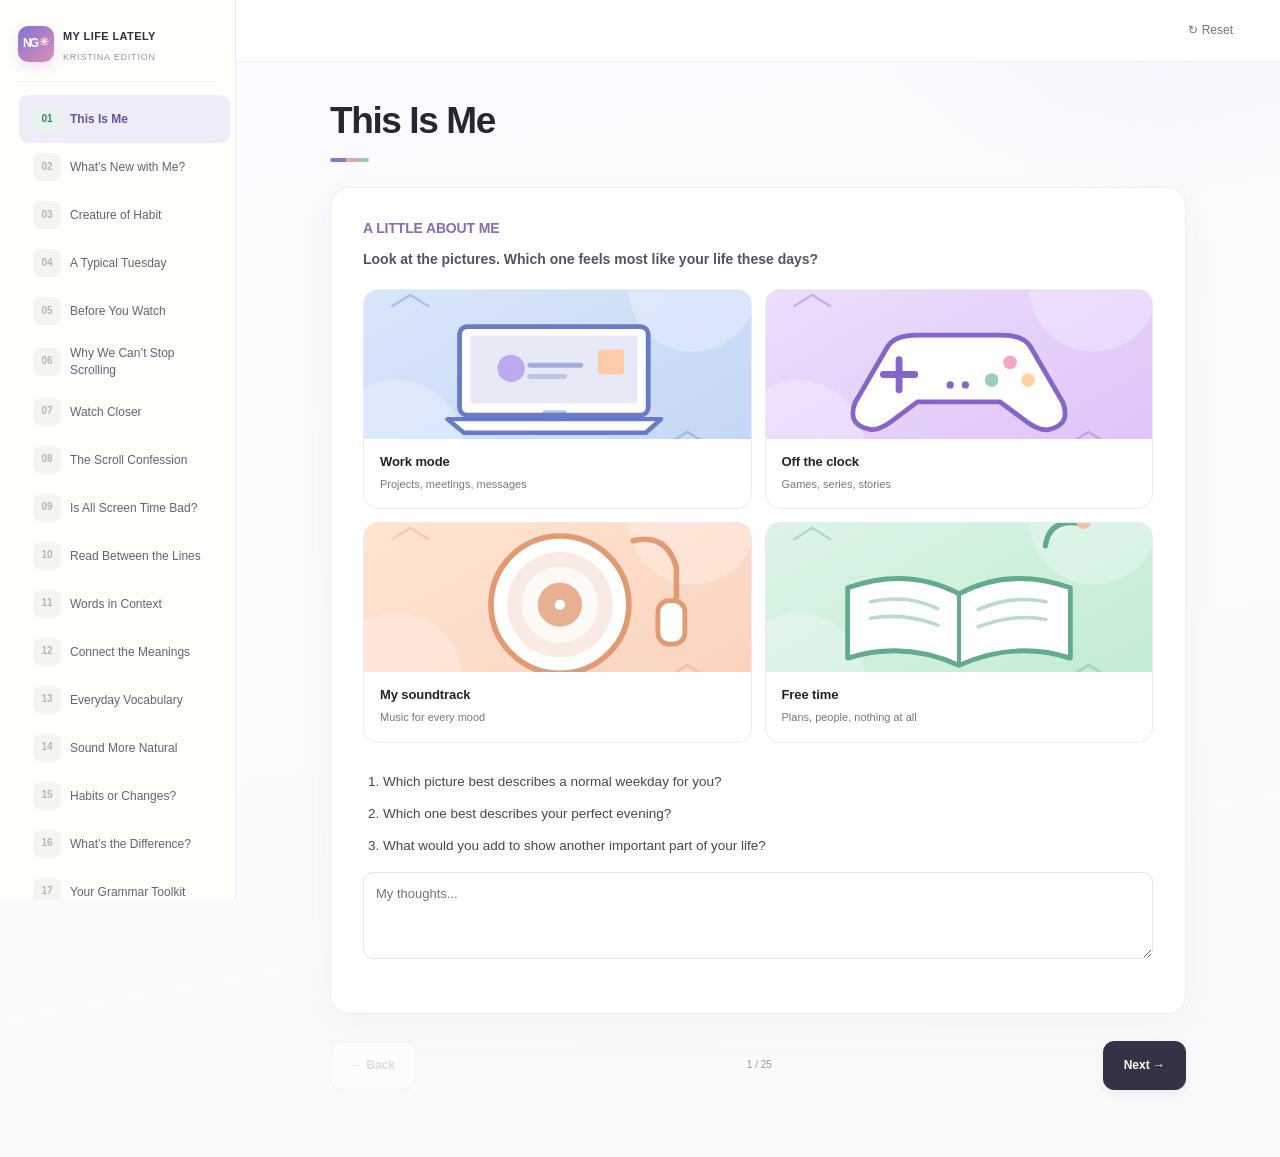
<file: index.html>
<!DOCTYPE html><html lang="en"><head><meta charset="UTF-8"><meta name="viewport" content="width=device-width,initial-scale=1"><meta name="theme-color" content="#f7f5f3"><title>New General · My Life Lately</title><link rel="stylesheet" href="styles.css"></head><body><div id="app"><aside class="rail" id="rail"><div class="brand"><div class="brand-mark">NG<span>✳</span></div><div><strong>MY LIFE LATELY</strong><small>KRISTINA EDITION</small></div></div><nav id="chapterList" aria-label="Lesson pages"></nav></aside><main class="main"><header class="topbar"><div class="top-left"><button id="mobileMenu" class="icon-btn mobile-only" aria-label="Toggle menu">☰</button></div><div class="top-right"><button id="reset" class="subtle-btn" title="Reset progress">↻ Reset</button></div></header><div class="reading"><div id="intro"></div><article id="content" aria-live="polite"></article><footer class="footer-nav"><button id="prev" class="nav-button secondary">← Back</button><div class="dots" id="progressNum"></div><button id="next" class="nav-button primary">Next page →</button></footer></div></main></div><div id="confirmModal" class="modal-backdrop hidden" role="dialog" aria-modal="true"><div class="modal"><h3>Reset lesson progress?</h3><p>This will clear all your answers, choices and notes across the 25 pages.</p><div class="modal-actions"><button id="cancelReset" class="outline-btn">Cancel</button><button id="confirmReset" class="danger-btn">Reset everything</button></div></div></div><script src="app.js"></script></body></html>
</file>
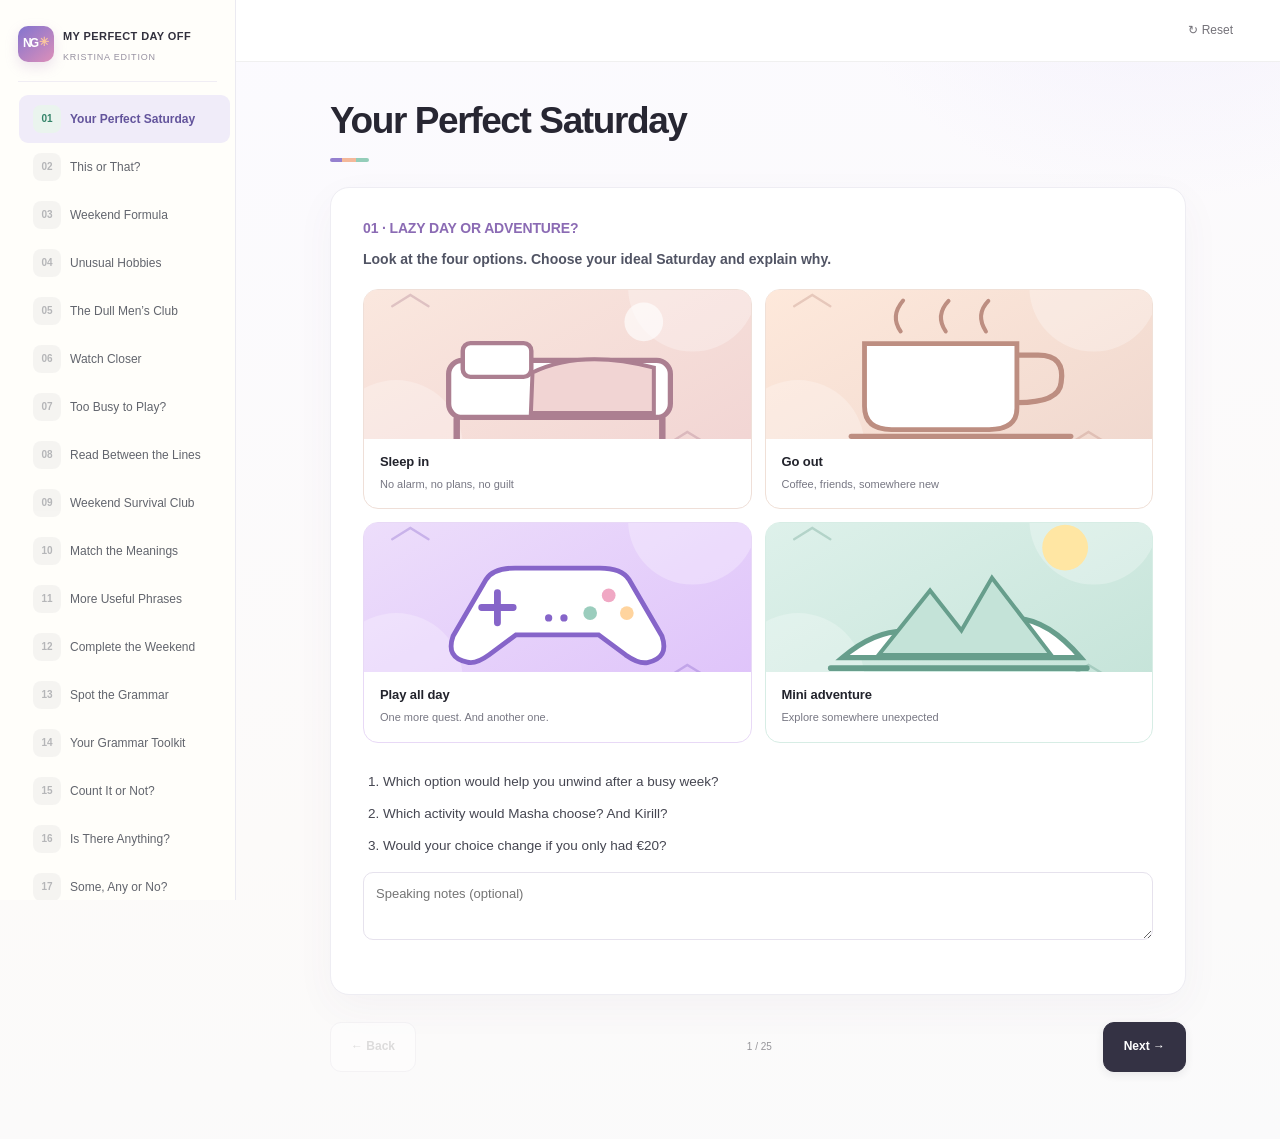
<file: lesson2/index.html>
<!DOCTYPE html><html lang="en"><head><meta charset="UTF-8"><meta name="viewport" content="width=device-width,initial-scale=1"><meta name="theme-color" content="#f7f5f3"><title>New General · My Perfect Day Off</title><link rel="stylesheet" href="styles.css"></head><body><div id="app"><aside class="rail" id="rail"><div class="brand"><div class="brand-mark">NG<span>✳</span></div><div><strong>MY PERFECT DAY OFF</strong><small>KRISTINA EDITION</small></div></div><nav id="chapterList" aria-label="Lesson pages"></nav></aside><main class="main"><header class="topbar"><div class="top-left"><button id="mobileMenu" class="icon-btn mobile-only" aria-label="Toggle menu">☰</button></div><div class="top-right"><button id="reset" class="subtle-btn" title="Reset progress">↻ Reset</button></div></header><div class="reading"><div id="intro"></div><article id="content" aria-live="polite"></article><footer class="footer-nav"><button id="prev" class="nav-button secondary">← Back</button><div class="dots" id="progressNum"></div><button id="next" class="nav-button primary">Next page →</button></footer></div></main></div><div id="confirmModal" class="modal-backdrop hidden" role="dialog" aria-modal="true"><div class="modal"><h3>Reset lesson progress?</h3><p>This will clear all your answers, choices and notes across the 25 pages.</p><div class="modal-actions"><button id="cancelReset" class="outline-btn">Cancel</button><button id="confirmReset" class="danger-btn">Reset everything</button></div></div></div><script src="app.js"></script></body></html>
</file>
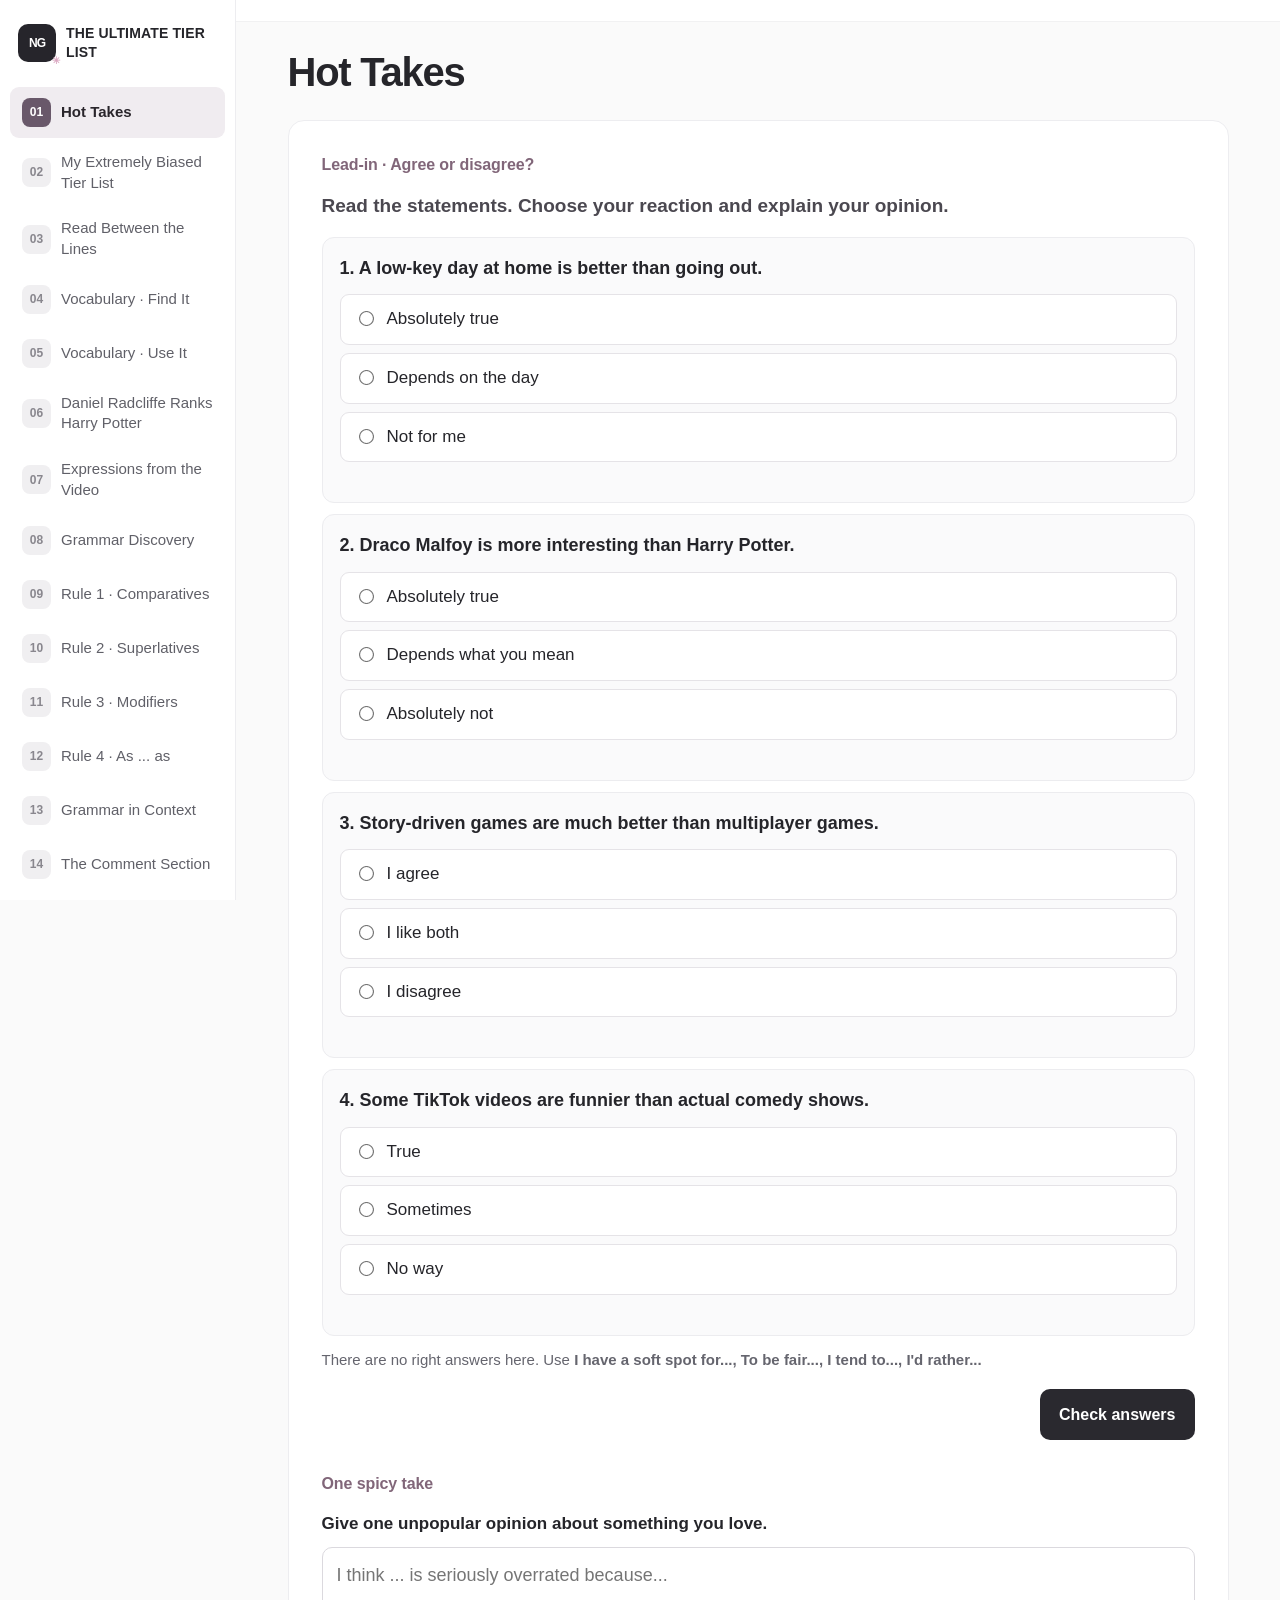
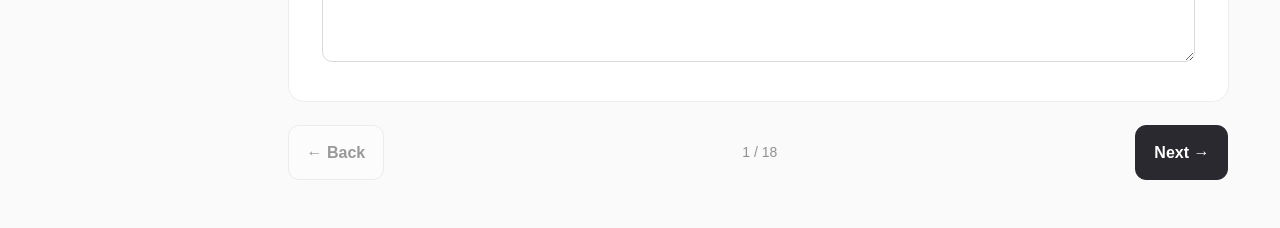
<file: lesson3/index.html>
<!DOCTYPE html>
<html lang="en">
<head>
<meta charset="UTF-8"><meta name="viewport" content="width=device-width,initial-scale=1"><meta name="theme-color" content="#fafafa">
<title>The Ultimate Tier List</title>
<style>
:root{--bg:#fafafa;--surface:#fff;--ink:#25252b;--sub:#60616b;--muted:#82838d;--line:#e9e9ec;--soft:#f7f7f8;--accent:#755e72;--accent-light:#f3edf2;--good:#257a54;--bad:#be4c50;--shadow:0 7px 30px #17101808}
*{box-sizing:border-box}html{scroll-behavior:smooth}body{margin:0;background:var(--bg);color:var(--ink);font-family:Inter,-apple-system,BlinkMacSystemFont,"Segoe UI",Arial,sans-serif;font-size:18px;line-height:1.69}button,input,textarea,select{font:inherit}button{cursor:pointer}button:focus-visible,input:focus-visible,textarea:focus-visible,select:focus-visible{outline:3px solid #ab88a7;outline-offset:3px}button:disabled{opacity:.48;cursor:default}a{color:var(--accent)}#app{min-height:100vh;display:flex}
.rail{position:sticky;top:0;height:100vh;width:260px;flex:0 0 260px;background:#fff;border-right:1px solid var(--line);display:flex;flex-direction:column;z-index:20}.brand{display:flex;gap:12px;align-items:center;padding:25px 19px 19px}.brand-mark{width:48px;height:48px;border-radius:13px;background:#28252b;color:#fff;display:grid;place-items:center;font-weight:850;letter-spacing:-1px;font-size:20px}.brand-mark span{color:#dba7c2}.brand-title{font-weight:850;font-size:14px;line-height:1.3;letter-spacing:.3px}.brand-sub{font-size:12px;letter-spacing:1.1px;color:var(--muted);margin-top:4px}.rail-rule{height:1px;background:var(--line);margin:0 19px 12px}.nav-list{padding:0 9px 14px;overflow:auto;flex:1}.nav-section{padding:15px 12px 7px;font-size:11px;color:#a58a9b;letter-spacing:1.3px;font-weight:800;text-transform:uppercase}.nav-link{width:100%;display:flex;align-items:center;gap:10px;padding:10px 11px;border:0;border-radius:10px;background:transparent;text-align:left;color:#65636c;font-size:14px;line-height:1.34}.nav-link:hover{background:#f6f4f5}.nav-link.active{background:var(--accent-light);color:#302634;font-weight:750}.nav-link.done .nav-no{background:#e7f1eb;color:var(--good)}.nav-no{min-width:30px;height:30px;border-radius:8px;background:#f1f0f2;color:#91909a;display:grid;place-items:center;font-weight:800;font-size:12px}.nav-link.active .nav-no{background:var(--accent);color:white}.nav-title{flex:1}.rail-foot{border-top:1px solid var(--line);padding:15px 21px;font-size:12px;color:var(--muted)}.rail-meter{height:7px;border-radius:10px;background:#eeeef0;margin-top:9px;overflow:hidden}.rail-meter div{height:100%;background:#8a7087;transition:width .2s}
.main{flex:1;min-width:0}.topbar{height:72px;background:#fff;border-bottom:1px solid var(--line);display:flex;align-items:center;justify-content:space-between;padding:0 40px;gap:12px}.top-kicker{font-size:12px;color:var(--muted);letter-spacing:1px;font-weight:800}.top-actions{display:flex;align-items:center;gap:10px}.save-pill{font-size:12px;color:var(--good);white-space:nowrap}.ghost-btn{border:1px solid #e5e3e6;border-radius:9px;background:#fff;padding:10px 13px;color:#55545d;font-size:13px;font-weight:700}.ghost-btn:hover{background:#f8f6f8}.mobile-menu{display:none}.reading{max-width:1090px;margin:auto;padding:37px 42px 40px}.kicker{color:#9a6f8a;font-size:13px;font-weight:800;letter-spacing:1.6px;text-transform:uppercase}.page-title{font-size:clamp(32px,4vw,45px);line-height:1.15;letter-spacing:-1.4px;font-weight:850;margin:10px 0 14px}.page-desc{font-size:17px;color:var(--sub);margin:0 0 23px}.progress-outer{height:5px;background:#eae8ec;overflow:hidden;border-radius:100px;margin:0 0 24px}.progress-inner{height:100%;background:#8d7289;transition:width .25s}.surface{background:var(--surface);border:1px solid #ebebee;border-radius:18px;padding:31px 35px;box-shadow:var(--shadow)}.section{margin:0 0 27px}.section:last-child{margin-bottom:0}.section-kicker{text-transform:uppercase;letter-spacing:1.2px;color:#99758b;font-weight:850;font-size:14px;margin:0 0 10px}.section h2{font-size:25px;line-height:1.3;letter-spacing:-.45px;margin:0 0 12px}.section h3{font-size:21px;margin:0 0 12px}.section p{margin:9px 0 14px}.muted{color:var(--sub)}.small{font-size:15px}.micro{font-size:13px;color:var(--muted)}.lead{font-size:19px;font-weight:650;color:#3c3b44}.line{border:0;border-top:1px solid var(--line);margin:23px 0}.grid2{display:grid;grid-template-columns:repeat(2,minmax(0,1fr));gap:14px}.grid3{display:grid;grid-template-columns:repeat(3,minmax(0,1fr));gap:13px}.card{padding:19px;border:1px solid var(--line);border-radius:13px;background:#fff}.card.tint{background:#fbf9fb}.card h3{font-size:19px;margin:2px 0 7px}.card p{margin:5px 0;font-size:17px}.soft{background:#f8f7f9;border:1px solid #ece9ee;border-radius:12px;padding:17px 19px;margin:13px 0}.soft p{margin:5px 0}.chip{display:inline-block;border-radius:999px;padding:5px 12px;background:#f1ebf0;color:#77566c;font-weight:800;font-size:13px;letter-spacing:.3px}.bignum{font-size:35px;font-weight:850;line-height:1.1}.hero{border-radius:16px;background:linear-gradient(128deg,#302933 0%,#615068 51%,#ad7896 100%);padding:31px;color:#fff;min-height:204px;overflow:hidden;position:relative;display:flex;flex-direction:column;justify-content:center}.hero::after{content:'S  A  B  C  F';position:absolute;right:-8px;bottom:-54px;transform:rotate(-13deg);font-size:100px;font-weight:900;letter-spacing:-9px;color:#fff1;white-space:nowrap;pointer-events:none}.hero h2{font-size:33px;max-width:530px;margin:0 0 8px;line-height:1.15;letter-spacing:-1px;position:relative;z-index:1}.hero p{font-size:17px;color:#f5e8f1;max-width:580px;margin:0;position:relative;z-index:1}.info-row{display:flex;gap:10px;flex-wrap:wrap;margin-top:15px}.info-row span{font-size:13px;background:#ffffff24;border:1px solid #ffffff34;border-radius:100px;padding:4px 12px}
.quiz{border:1px solid #ebe9ed;background:#fafafb;padding:16px 18px;border-radius:12px;margin:11px 0}.quiz .qprompt{font-size:17px;font-weight:650;margin:0 0 11px}.answers{display:grid;gap:8px}.answer-option{display:flex;gap:11px;align-items:flex-start;background:#fff;border:1px solid #e5e3e7;padding:11px 14px;border-radius:9px;font-size:16px;line-height:1.45;cursor:pointer}.answer-option:has(input:checked){border-color:#ac90a6;background:#f3edf3}.answer-option input{accent-color:#86627f;margin-top:5px;transform:scale(1.16)}.answer-option.is-right{border-color:#67ae8a;background:#eff8f2}.answer-option.is-wrong{border-color:#d88787;background:#fff0f0}.gap-line{margin:10px 0;padding:13px 16px;border:1px solid #ededf0;border-radius:10px;background:#fafafb;font-size:17px;line-height:2.2}.gap-line input{display:inline-block;vertical-align:middle;width:min(230px,45%);height:42px;border:1px solid #d7d3d8;padding:7px 10px;margin:0 5px;background:#fff;border-radius:8px;font-size:17px}.inline-choice{display:inline-block;vertical-align:baseline;max-width:min(260px,95%);min-width:128px;border:1px solid #dbd7dc;background:white;border-radius:8px;padding:6px 9px;height:42px;font-size:16px;margin:2px 4px;color:#28262b}.inline-choice.is-right,.gap-line input.is-right{border-color:#64a981;background:#ecf8f0}.inline-choice.is-wrong,.gap-line input.is-wrong{border-color:#d18a8a;background:#fff1f1}.feedback{font-size:14px;font-weight:650;min-height:19px;margin-top:6px}.feedback.good{color:var(--good)}.feedback.bad{color:var(--bad)}.checkbar{display:flex;align-items:center;justify-content:space-between;gap:14px;flex-wrap:wrap;margin:17px 0 2px}.check-btn{border:0;border-radius:10px;background:#302b33;color:#fff;font-size:15px;font-weight:750;padding:12px 19px}.check-btn:hover{background:#534354}.answer-key{font-size:14px;color:var(--good);border-left:3px solid #8ac3a3;padding:7px 12px;background:#f2faf5;margin-top:8px}.free-input{width:100%;border:1px solid #dbd9de;border-radius:10px;min-height:115px;resize:vertical;padding:13px 14px;background:#fff;font-size:17px;line-height:1.65}.free-small{min-height:80px}.free-label{display:block;font-size:17px;font-weight:650;margin:12px 0 8px}.table-wrap{overflow-x:auto;margin:14px 0}.table{border-collapse:collapse;width:100%;font-size:16px}.table th,.table td{border-bottom:1px solid #eceaee;padding:11px 13px;text-align:left;vertical-align:top}.table th{background:#f8f7f8;color:#77727a;font-size:14px;text-transform:uppercase;letter-spacing:.5px}.article{background:white;border:1px solid var(--line);border-radius:14px;overflow:hidden}.article-header{background:#f6f3f6;padding:27px 29px;border-bottom:1px solid var(--line)}.article-header .eyebrow{font-size:12px;letter-spacing:1.2px;color:#96778f;font-weight:800}.article-header h2{font:700 31px/1.16 Georgia,"Times New Roman",serif;margin:8px 0}.article-header p{font-size:15px;color:var(--sub);margin:0}.article-body{padding:27px 29px;font-size:18px;line-height:1.93}.article-body p{margin:0 0 19px}.article-body h3{font-size:15px;color:#90637e;letter-spacing:1.1px;margin:19px 0 8px;font-family:Inter,sans-serif}.article-body h3:first-child{margin-top:0}.article-body p:last-child{margin-bottom:0}.vocab-row{display:flex;align-items:center;gap:12px;border-bottom:1px solid #eee;padding:10px 1px;font-size:16px}.vocab-row:last-child{border:0}.vocab-number{color:#b38aa5;font-size:13px;font-weight:850;width:27px}.vocab-term{font-weight:750;flex:1}.vocab-trans{color:var(--sub);flex:1}.videowrap{aspect-ratio:16/9;background:#1e1e23;border-radius:13px;overflow:hidden;margin:16px 0 9px}.videowrap iframe{width:100%;height:100%;border:0}.video-link{display:inline-block;padding:10px 14px;border-radius:9px;text-decoration:none;border:1px solid #dcd6df;font-size:15px;font-weight:750;margin:6px 0 9px}.twocol-prompt{display:grid;grid-template-columns:1fr 1fr;gap:12px}.speech-bubble{border:1px solid #ece8ed;border-radius:12px;padding:15px 17px;margin:10px 0;background:#fff}.speaker{color:#886881;font-size:13px;font-weight:850;letter-spacing:.7px;margin-bottom:6px}.speech-bubble p{margin:0;font-size:17px}.rule{background:#f9f8fa;border:1px solid #eeebef;border-radius:14px;padding:21px 22px;margin:15px 0}.rule-head{display:flex;gap:11px;align-items:center;margin-bottom:10px}.rule-index{background:#665369;color:#fff;font-size:14px;font-weight:850;border-radius:9px;padding:7px 11px}.rule h3{margin:0;font-size:21px}.rule p{margin:7px 0}.rule-example{background:#fff;padding:12px 14px;border:1px solid #ece6ed;border-radius:9px;margin:9px 0;font-size:17px}.tiny-list{margin:7px 0 15px;padding-left:23px}.tiny-list li{margin:6px 0}.cloze{font-size:18px;line-height:2.65}.cloze p{margin:0 0 17px}.tier-editor{margin:15px 0}.tier-row{display:grid;grid-template-columns:85px minmax(0,1fr);min-height:72px;margin:5px 0;gap:5px}.tier-label{border-radius:9px 0 0 9px;display:flex;flex-direction:column;align-items:center;justify-content:center;color:#28252d;font-weight:900;font-size:24px}.tier-label small{font-size:11px;font-weight:700;letter-spacing:.3px}.tier-content{border:1px solid #e9e7ea;border-radius:0 9px 9px 0;background:#faf9fa;padding:9px;display:flex;flex-wrap:wrap;align-items:center;gap:7px}.rank-chip{border:1px solid #d9d5db;background:white;border-radius:8px;padding:8px 10px;font-size:14px;font-weight:650}.rank-chip button{border:0;background:transparent;color:#bd5b68;font-size:16px;margin-left:7px;padding:0}.rank-inputs{display:flex;gap:8px;margin-top:14px}.rank-inputs input{flex:1;min-width:0;border:1px solid #d7d2d8;padding:10px 12px;border-radius:9px}.rank-inputs select{border:1px solid #d7d2d8;border-radius:9px;padding:10px}.rank-inputs button{border:0;background:#302b33;color:white;border-radius:9px;padding:10px 14px;font-weight:750}.homework-card{border:1px solid var(--line);border-radius:12px;padding:17px 18px;margin:11px 0}.homework-card strong{font-size:18px}.footer-nav{display:flex;align-items:center;justify-content:space-between;gap:13px;margin-top:23px}.nav-button{border:1px solid #dedbe0;background:#fff;border-radius:11px;padding:13px 18px;color:#332e35;font-size:15px;font-weight:750}.nav-button.primary{background:#2d2930;color:#fff;border-color:#2d2930}.nav-button:hover:not(:disabled){filter:brightness(.96)}.count{font-size:14px;color:var(--muted)}.hidden{display:none!important}.modal-backdrop{position:fixed;inset:0;background:#18141aab;display:grid;place-items:center;padding:20px;z-index:100}.modal{width:min(450px,100%);border-radius:18px;background:#fff;padding:26px}.modal h2{font-size:25px;margin:0 0 8px}.modal p{font-size:16px;color:var(--sub)}.modal-actions{display:flex;gap:9px;justify-content:flex-end}.teacher-note{color:#605966;background:#f8f6f8;border:1px solid #ece5ea;border-radius:11px;padding:14px 16px;font-size:15px}
@media(max-width:1100px){.rail{width:225px;flex-basis:225px}.reading{padding:27px 26px}.surface{padding:26px}.topbar{padding:0 25px}}@media(max-width:760px){.rail{position:fixed;left:0;transform:translateX(-106%);transition:transform .2s ease;width:290px;max-width:85vw;box-shadow:14px 0 35px #0001}.rail.open{transform:translateX(0)}.mobile-menu{display:inline-flex}.topbar{height:62px;padding:0 15px}.save-pill{display:none}.reading{padding:22px 13px 30px}.surface{padding:20px 17px}.page-title{font-size:32px}.grid3,.grid2,.twocol-prompt{grid-template-columns:1fr}.article-body{padding:20px;font-size:17px}.article-header{padding:21px}.article-header h2{font-size:27px}.tier-row{grid-template-columns:65px minmax(0,1fr)}.rule{padding:17px}.rank-inputs{flex-wrap:wrap}.rank-inputs input{flex-basis:100%}.vocab-row{flex-wrap:wrap}.vocab-trans{flex-basis:100%;padding-left:39px}.footer-nav{gap:5px}.nav-button{padding:11px 12px;font-size:14px}.top-kicker{font-size:11px}}
@media(max-width:440px){.answer-option{font-size:15px}.gap-line{font-size:16px}.gap-line input{width:52%;font-size:16px}.inline-choice{font-size:15px}.hero{padding:23px}.hero h2{font-size:28px}.teacher-note{font-size:14px}.count{font-size:12px}}

/* Student-only redesign based on the provided reference: no chrome, no teacher UI. */
:root{--bg:#fafafa;--surface:#fff;--ink:#25252a;--sub:#65656e;--muted:#919198;--line:#ececef;--soft:#f8f8f9;--accent:#635464;--accent-light:#f1eef1;--shadow:none}
body{font-size:18px;line-height:1.7;background:var(--bg)}
.rail{width:236px;flex-basis:236px;background:#fff;border-right:1px solid #ededf0}
.brand{margin:0;padding:24px 18px 25px;gap:10px}
.brand-mark{width:38px;height:38px;min-width:38px;border-radius:10px;font-size:12px;letter-spacing:-1px;background:#26252b;position:relative}
.brand-mark span{font-size:10px;position:absolute;right:-4px;bottom:-7px;letter-spacing:0}
.brand-title{font-size:14px;letter-spacing:.15px;line-height:1.35;font-weight:850}
.brand-sub,.rail-rule,.rail-foot,.nav-section,.top-kicker,.top-actions,.save-pill,.progress-outer,.kicker,.page-desc{display:none!important}
.nav-list{padding:0 9px 20px}
.nav-link{font-size:15px;line-height:1.38;padding:11px 12px;gap:10px;margin:0 1px 3px;width:calc(100% - 2px);border-radius:9px;color:#606068}
.nav-link.active{background:#f0ecf0;color:#29252b;font-weight:750}
.nav-link:hover{background:#f5f3f5}
.nav-no{min-width:29px;width:29px;height:29px;border-radius:8px;background:#f0eff1;color:#89878e;font-size:12px}
.nav-link.active .nav-no{background:#69586a;color:#fff}
.topbar{height:22px;background:#fff;border-bottom:1px solid #f1f1f2;padding:0 22px}
.reading{max-width:1015px;padding:27px 37px 48px}
.page-title{font-size:clamp(30px,3.4vw,40px);line-height:1.18;letter-spacing:-1.25px;margin:0 0 24px;font-weight:820}
.surface{background:#fff;border:1px solid #ededf0;box-shadow:none;border-radius:16px;padding:30px 33px}
.section{margin:0 0 30px}
.section-kicker{font-size:16px;color:#816679;letter-spacing:-.1px;text-transform:none;font-weight:800;margin:0 0 12px}
.section h2{font-size:24px}.section h3{font-size:21px}
.lead{font-size:19px;color:#4b4850}
.card,.quiz,.soft,.speech-bubble,.rule,.gap-line,.homework-card{border-color:#ececef;background:#fafafb;box-shadow:none}
.quiz{padding:15px 17px}
.quiz .qprompt{font-size:18px}
.answer-option{font-size:17px;padding:12px 14px}
.gap-line{font-size:18px;line-height:2.35}
.gap-line input,.inline-choice{font-size:17px;height:44px}
.free-label{font-size:17px}.free-input{font-size:18px}
.table{font-size:17px}.table th{font-size:14px}
.article-body{font-size:19px;line-height:1.88}
.article-header{background:#faf9fa}
.article-header h2{font-size:31px}
.vocab-row{font-size:17px}
.rule{background:#f9f9fa}.rule h3{font-size:21px}.rule-example{font-size:18px}
.check-btn,.nav-button{font-size:16px}
.check-btn,.nav-button.primary{background:#2a292f;color:#fff;border-color:#2a292f}
.teacher-note,.answer-key,.hero,.info-row,.bignum{display:none!important}
.footer-nav{margin-top:23px}
@media(max-width:1100px){.rail{width:215px;flex-basis:215px}.reading{padding:24px 25px 40px}.surface{padding:24px}}
@media(max-width:760px){.rail{width:285px;max-width:85vw}.topbar{height:58px;padding:0 16px;justify-content:flex-start}.mobile-menu{display:inline-flex;border:none;background:transparent;padding:8px 9px;font-size:15px}.reading{padding:23px 14px 38px}.surface{padding:18px 16px}.page-title{font-size:30px;margin-bottom:18px}.nav-link{font-size:16px}.article-body{font-size:18px;padding:20px}.section-kicker{font-size:16px}}
@media(max-width:440px){.page-title{font-size:29px}.surface{padding:16px 13px}.article-header{padding:20px}.article-header h2{font-size:26px}.gap-line input{width:49%}.rank-inputs input{flex-basis:100%}.answer-option{font-size:16px}}
</style></head>
<body>
<div id="app"><aside class="rail" id="rail"><div class="brand"><div class="brand-mark">NG<span>✳</span></div><div><div class="brand-title">THE ULTIMATE TIER LIST</div></div></div><nav class="nav-list" id="nav"></nav></aside><main class="main"><header class="topbar"><div><button id="menu" class="ghost-btn mobile-menu" aria-label="Open menu">☰</button> </div></header><div class="reading"><div id="pageIntro"></div><article id="content"></article><div class="footer-nav"><button id="prev" class="nav-button">← Back</button><span class="count" id="counter"></span><button id="next" class="nav-button primary">Next page →</button></div></div></main></div>
<script>
'use strict';
const STORAGE='new-general-kristina-tier-list-clean-v2';
const empty=()=>({answers:{},visited:{},checked:{},tierItems:[],page:0,finished:false});
let state=empty();try{state={...state,...JSON.parse(localStorage.getItem(STORAGE)||'{}')}}catch(e){}
const save=()=>{try{localStorage.setItem(STORAGE,JSON.stringify(state))}catch(e){}};
const esc=s=>String(s??'').replace(/[&<>"']/g,c=>({'&':'&amp;','<':'&lt;','>':'&gt;','"':'&quot;',"'":'&#39;'}[c]));
const norm=s=>String(s??'').toLowerCase().trim().replace(/[“”‘’]/g,"'").replace(/[^a-z0-9' -]/g,' ').replace(/\s+/g,' ');
const keys={};const pages=[];let page=state.page||0;
function add(title,kind,mins,html,group){pages.push({title,kind,mins,html,group})}
function section(title,html){return `<section class="section"><div class="section-kicker">${title}</div>${html}</section>`}
function prompt(txt){return `<p class="lead">${txt}</p>`}
function note(txt){return ''}
function open(id,label,placeholder='Write your answer...',rows=2){let v=state.answers[id]||'';return `<label class="free-label" for="${id}">${label}</label><textarea class="free-input ${rows===1?'free-small':''}" rows="${rows}" id="${id}" data-input="${id}" placeholder="${esc(placeholder)}">${esc(v)}</textarea>`}
function radio(id,q,opts,correct,explanation=''){keys[id]={type:'radio',correct,explanation};return `<div class="quiz" data-quiz="${id}"><p class="qprompt">${q}</p><div class="answers">${opts.map((o,i)=>`<label class="answer-option"><input type="radio" name="${id}" value="${i}" data-radio="${id}" ${String(state.answers[id])===String(i)?'checked':''}><span>${o}</span></label>`).join('')}</div><div class="feedback" data-feedback="${id}"></div></div>`}
function gap(id,before,after,ans){keys[id]={type:'gap',correct:ans};const value=state.answers[id]||'';return `<div class="gap-line" data-quiz="${id}">${before} <input type="text" aria-label="Complete the sentence" data-input="${id}" value="${esc(value)}" autocomplete="off" placeholder="..."> ${after}<div class="feedback" data-feedback="${id}"></div></div>`}
function choice(id,opts,correct){keys[id]={type:'choice',correct};let value=state.answers[id]??'';return `<select aria-label="Choose the correct form" data-choice="${id}" class="inline-choice" data-quiz="${id}"><option value="">Choose...</option>${opts.map((o,i)=>`<option value="${i}" ${String(value)===String(i)?'selected':''}>${esc(o)}</option>`).join('')}</select>`}
function checkbar(label='Check answers'){return `<div class="checkbar"><span class="feedback" data-page-result></span><button type="button" class="check-btn" data-checkpage>${label}</button></div>`}
function qsection(title,body){return section(title,body+checkbar())}
function ruleTitle(n,title){return `<div class="rule-head"><span class="rule-index">RULE ${n}</span><h3>${title}</h3></div>`}
const vocab=[['top-tier','первоклассный'],['overrated','переоценённый'],['underrated','недооценённый'],['iconic','культовый, легендарный'],['mid','посредственный (сленг)'],['live up to the hype','оправдать ажиотаж / ожидания'],['fall flat','не произвести ожидаемого впечатления'],['a letdown','разочарование'],['stand out','выделяться'],['have a soft spot for','питать слабость к'],['a guilty pleasure','любимое занятие, в котором немного неловко признаться'],['hit-or-miss','непредсказуемый по качеству'],['be worth it','стоить того'],['be on another level','быть на совершенно другом уровне']];
// ───────────────────────────────── PAGES ─────────────────────────────────
add('Hot Takes','Speaking warm-up',4,qsection('Lead-in · Agree or disagree?',prompt('Read the statements. Choose your reaction and explain your opinion.')+radio('hot1','1. A low-key day at home is better than going out.',['Absolutely true','Depends on the day','Not for me'],null)+radio('hot2','2. Draco Malfoy is more interesting than Harry Potter.',['Absolutely true','Depends what you mean','Absolutely not'],null)+radio('hot3','3. Story-driven games are much better than multiplayer games.',['I agree','I like both','I disagree'],null)+radio('hot4','4. Some TikTok videos are funnier than actual comedy shows.',['True','Sometimes','No way'],null)+`<p class="muted small">There are no right answers here. Use <b>I have a soft spot for..., To be fair..., I tend to..., I'd rather...</b></p>`)+section('One spicy take',open('hot-open','Give one unpopular opinion about something you love.','I think ... is seriously overrated because...',2)),'Warm-up');
add('My Extremely Biased Tier List','Long-form reading',6,section('Reading · First read',prompt('Read the complete article. What is the author ranking? Why do they make the list?')+`<div class="article"><div class="article-header"><div class="eyebrow">CULTURE / WEEKEND EDITION</div><h2>My Extremely Biased Tier List</h2><p>A ranking nobody asked for, but everyone will have an opinion about.</p></div><div class="article-body"><p>Every Friday, I promise myself I'm going to have the most productive weekend ever. There are <b>plenty of</b> places I could visit, <b>a few</b> friends I could meet, and <b>some</b> things around the house I really need to finish. Unfortunately, I work in IT, and lately I've <b>had a lot on my plate</b>. My phone <b>is always buzzing</b>, and I <b>keep getting sidetracked</b> by messages. So, when Saturday finally comes, I just want to <b>sleep in, switch off</b>, and <b>recharge</b>.</p><p>This weekend, instead of making another unrealistic plan, I've decided to rank the things I actually enjoy doing when I have <b>some downtime</b>.</p><h3>S TIER — STORY-DRIVEN GAMES</h3><p>For me, nothing beats a good story-driven game. I'm currently replaying <i>Detroit: Become Human</i>, and honestly, the storytelling is <b>on another level</b>. The characters are interesting, the choices feel important, and some scenes are <b>way better</b> than anything I've watched recently. The only problem? I always <b>get hooked</b> and <b>lose track of time</b>. I tell myself I'm only going to play for twenty minutes, but three hours later I'm still there. Absolutely <b>top-tier</b> entertainment.</p><h3>A TIER — FANFICTION</h3><p>I <b>have a soft spot for</b> ridiculously long Harry Potter fanfics, especially Drarry stories. Some are genuinely better written than published novels. Others are completely ridiculous, but that's part of the fun. Fanfiction can be <b>hit-or-miss</b>: sometimes the dialogue is amazing, but other times the romantic scenes <b>fall flat</b>. Still, good fanfiction is seriously <b>underrated</b>. Plus, there are plenty of free stories online, so I don't have to spend <b>much</b> money to enjoy myself.</p><h3>A TIER — CONCERT PERFORMANCES</h3><p>Sometimes I just want to <b>take it easy</b>, <b>grab a bite</b>, and watch an old concert recording. Michael Jackson's performances are absolutely <b>iconic</b>, and his dancing always <b>stands out</b>. Watching concerts online isn't quite as exciting as seeing an artist live, but it's still <b>worth it</b>.</p><h3>B TIER — MOVIE MARATHONS</h3><p>I enjoy <b>binge-watching</b> movies, but some franchises are becoming a bit <b>overrated</b>. Certain new releases don't <b>live up to the hype</b>, and their endings can be a huge <b>letdown</b>. There are still a few films I want to <b>catch up on</b>, though. Spending an afternoon watching something familiar is my <b>guilty pleasure</b>.</p><h3>F TIER — ENDLESS SCROLLING</h3><p>TikTok can be hilarious, but let's face it: a lot of content is pretty <b>mid</b>. I <b>tend to scroll through</b> videos when I'm bored, and suddenly an hour has disappeared. Sometimes I <b>come across</b> something genuinely funny, but <b>most of the time</b> I don't even remember what I've watched.</p><p><b>Final verdict:</b> My perfect day off doesn't need a complicated schedule. Just give me a comfortable sofa, <b>a little</b> food, <b>enough</b> free time, and something entertaining. And yes, I'm judging anyone who puts <i>Detroit: Become Human</i> in F tier.</p></div></div>`)+section('Gist check',radio('gist','Which best describes this article?',['Advice about becoming more productive','A personal ranking of free-time activities','A review of the Harry Potter franchise'],1)+checkbar()) ,'Reading');
add('Read Between the Lines','Reading detail',3,qsection('Second read · Detail',prompt('Choose the best answer based on the article.')+radio('read1','Why does the writer usually prefer staying in?',['They are often tired after a busy workweek.','Their friends do not want to go out.','Their town has nowhere interesting to visit.'],0)+radio('read2','What makes story-driven games S tier?',['They are always free.','They have interesting characters and important choices.','They take very little time to finish.'],1)+radio('read3','Why is fanfiction described as hit-or-miss?',['The writer never enjoys romance.','Its quality can vary a lot.','All the stories are extremely short.'],1)+radio('read4','Why are concert recordings below story-driven games?',['The writer thinks live concerts are better than watching them online.','The writer dislikes Michael Jackson.','Concert videos are more expensive.'],0)+radio('read5','What is the biggest problem with TikTok?',['There are too many paid videos.','The writer gets bored after one minute.','The writer spends time scrolling without remembering much.'],2)) +section('Talk about it',open('read-discuss','Which tier would you change first? Use two expressions from earlier lessons.','I would move ... because ...',2)),'Reading');
add('Vocabulary · Find It','Lexical noticing',3,section('Vocabulary in context',prompt('Find the expressions in the text. Match each word or phrase with its meaning.')+`<p class="muted small">These meanings are deliberately mixed up. Choose one for each item.</p>`+[
['under','Underrated',['better than people usually think','boring or average','extremely famous'],0],
['hype','Live up to the hype',['be easy to notice','meet high expectations','become more popular'],1],
['miss','Hit-or-miss',['sometimes good and sometimes bad','always enjoyable','more expensive than expected'],0],
['stand','Stand out',['be noticeably special','be difficult to understand','take a rest'],0],
['softspot','Have a soft spot for',['spend a lot of money on','feel particular affection for','avoid watching'],1],
['letdown','A letdown',['a huge surprise','a disappointing experience','the biggest success'],1]
].map(x=>radio(x[0],x[1],x[2],x[3])).join('')+checkbar()),'Vocabulary');
add('Vocabulary · Use It','Lexical practice',3,section('New expressions · Full wordlist',`<div class="grid2">${vocab.map((v,i)=>`<div class="vocab-row"><span class="vocab-number">${String(i+1).padStart(2,'0')}</span><span class="vocab-term">${esc(v[0])}</span><span class="vocab-trans">${esc(v[1])}</span></div>`).join('')}</div>`)+qsection('Complete the comments',prompt('Use an expression from the list above. Change its form if necessary.')+
 gap('v1','I tried to catch up on the new season, but the ending was a huge','.', 'letdown')+
 gap('v2','A lot of people think the original film is boring, but I find it seriously','.', 'underrated')+
 gap('v3','The new game didn\'t','; I expected much more.', 'live up to the hype')+
 gap('v4','I love watching Michael Jackson perform. His dancing always','.', 'stands out')+
 gap('v5','Some Drarry fanfics are excellent and others fall flat. They can be very','.', ['hit-or-miss','hit or miss'])+
 gap('v6','I usually have a lot on my plate, so spending a whole Sunday gaming is my','.', 'guilty pleasure')),'Vocabulary');
add('Daniel Radcliffe Ranks Harry Potter','Video · first viewing',4,section('Real English video · Short clip',`<div class="videowrap"><iframe src="https://www.youtube-nocookie.com/embed/LcdJXjfpGmo?rel=0" title="Daniel Radcliffe surprises himself with his Harry Potter film rankings" loading="lazy" allow="accelerometer; autoplay; clipboard-write; encrypted-media; gyroscope; picture-in-picture; web-share" referrerpolicy="strict-origin-when-cross-origin" allowfullscreen></iframe></div><a class="video-link" href="https://www.youtube.com/watch?v=LcdJXjfpGmo" target="_blank" rel="noopener noreferrer">↗ Open the video on YouTube</a><p class="micro">Josh Horowitz Clips · Daniel Radcliffe surprises himself with his Harry Potter film rankings. Internet required to play. Watch once without subtitles; then watch again with English subtitles if necessary.</p>`)+qsection('Watch for gist',prompt('What is happening in the video?')+radio('vid1','What is Daniel ranking?',['The Harry Potter books','The Harry Potter films','The characters from the films'],1)+radio('vid2','What happens when two titles are compared?',['Daniel chooses the film he prefers.','The audience votes for the winner.','Josh chooses the film with the highest rating.'],0)+radio('vid3','How does Daniel feel about the final result?',['He is surprised.','He is angry.','He refuses to answer.'],0)),'Video');
add('Expressions from the Video','Video · language work',3,qsection('Listen again · Everyday reactions',prompt('These expressions are heard in the video. Match them with their meanings.')+radio('videoexp1','“That’s actually tough.”',['That is a difficult decision.','That scene is frightening.','That film is too long.'],0)+radio('videoexp2','“Far and away.”',['Only a little','By a large margin','At the end of a film'],1)+radio('videoexp3','“Bottom of the bracket.”',['In the lowest position of the competition','In a different movie series','At the start of the interview'],0)+radio('videoexp4','“Go back and forth.”',['Leave the room and return','Keep changing between two choices','Watch the same film twice'],1)) +section('Make it yours',prompt('Choose a suitable phrase from the video.')+
 gap('videoGap1','Choosing between Draco and Harry is','!',['actually tough','tough','really tough'])+
 gap('videoGap2','I keep','about which game deserves S tier.',['going back and forth','switching back and forth'])+
 gap('videoGap3','This is','my favourite concert performance.',['far and away','by far'])+checkbar())+section('Daniel’s verdict',`<p>Daniel chooses <b>Deathly Hallows: Part 2</b> as his favourite and puts <b>Half-Blood Prince</b> near the bottom. Do you agree? Explain why, using <b>way better</b> or <b>not nearly as good as</b>.</p>`),'Video');
add('Grammar Discovery','Noticing',2,section('Read first, notice second',prompt('Look at these examples from the article. What changes when we compare two things or a whole group?')+`<div class="soft"><p>1. The game is <b>way better than</b> the mobile version.</p><p>2. This fanfic is <b>more exciting than</b> the last one.</p><p>3. Watching a video isn’t <b>quite as exciting as</b> being there.</p><p>4. This is <b>the most underrated</b> hobby.</p><p>5. It’s <b>by far the best</b> performance.</p></div>`+radio('notice1','Which examples compare two things directly?',['1, 2 and 3','4 and 5','Only 5'],0)+radio('notice2','Which expression makes the difference sound much bigger?',['quite as','way','the'],1)+checkbar())+section('Think about it',`<p class="muted">Why is <b>the best</b> different from <b>better</b>? When could you say <b>not nearly as good as</b>?</p>`),'Grammar');
add('Rule 1 · Comparatives','Grammar with practice',3,section('Grammar card 1',`<div class="rule">${ruleTitle(1,'Comparatives: two things')}<p>We use a <b>comparative</b> when we compare two people, things or situations. We often add <b>than</b>.</p><div class="table-wrap"><table class="table"><tr><th>Pattern</th><th>Example</th></tr><tr><td>Short adjective + <b>-er</b></td><td>small → smaller</td></tr><tr><td>Consonant + y → <b>-ier</b></td><td>busy → busier</td></tr><tr><td>Short CVC: double consonant</td><td>big → bigger</td></tr><tr><td>More / less + longer adjective</td><td>more interesting / less exciting</td></tr><tr><td>Irregular adjectives</td><td>good → better; bad → worse</td></tr></table></div><div class="rule-example">“I’m <b>busier</b> this week <b>than</b> last week.”<br>“A cosy evening is <b>more relaxing than</b> a chaotic shopping trip.”</div><p class="micro">Avoid: <i>more better</i>, <i>gooder</i>, <i>more easier</i>.</p></div>`)+qsection('Your turn · Complete 4 sentences',prompt('Use the comparative form of the adjective in brackets.')+
 gap('cmp1','I’m','(busy) this week than usual. I have a lot on my plate.','busier')+
 gap('cmp2','Reading a short Drarry fanfic is','(easy) than finishing a 60-hour game.','easier')+
 gap('cmp3','A low-key day at home is','(relaxing) than going shopping after work.','more relaxing')+
 gap('cmp4','That new Marvel movie was','(good) than I expected.','better')),'Grammar');
add('Rule 2 · Superlatives','Grammar with practice',3,section('Grammar card 2',`<div class="rule">${ruleTitle(2,'Superlatives: the whole group')}<p>We use the <b>superlative</b> to identify the strongest or weakest example in a group. Usually use <b>the</b>.</p><div class="table-wrap"><table class="table"><tr><th>Pattern</th><th>Example</th></tr><tr><td>Short adjective + <b>-est</b></td><td>small → the smallest</td></tr><tr><td>Consonant + y → <b>-iest</b></td><td>busy → the busiest</td></tr><tr><td>the most / least + longer adjective</td><td>the most exciting / the least relaxing</td></tr><tr><td>Irregular adjectives</td><td>the best / the worst</td></tr></table></div><div class="rule-example">“This is <b>the funniest</b> meme I’ve seen lately.”<br>“It’s <b>one of the best games</b> I’ve ever played.”</div><p>After <b>one of the + superlative</b>, use a <b>plural noun</b>: <i>one of the best performances</i>.</p></div>`)+qsection('Your turn · Complete 4 sentences',prompt('Use the correct superlative form.')+
 gap('sup1','Of all the things I do to unwind, reading is','(relaxing).','the most relaxing')+
 gap('sup2','That was','(bad) spoiler I’ve ever seen.','the worst')+
 gap('sup3','My group chat sent me','(funny) meme of the week.','the funniest')+
 gap('sup4','This is one of','(good) concert performances I’ve come across lately.','the best')),'Grammar');
add('Rule 3 · Modifiers','Grammar with practice',3,section('Grammar card 3',`<div class="rule">${ruleTitle(3,'How big is the difference?')}<p>Use modifiers to show whether two things are <b>very different</b> or <b>only a little different</b>.</p><div class="grid2"><div class="soft"><b>Big difference</b><p>much / far / a lot / <b>way</b> (informal) + comparative</p><p>“This game is <b>way more interesting</b>.”</p></div><div class="soft"><b>Small difference</b><p>slightly / a bit / a little + comparative</p><p>“The second film is <b>slightly better</b>.”</p></div></div><p>Emphasise a superlative with <b>by far</b> or <b>easily</b>: “This is <b>by far the best</b> film.”</p><p class="micro">Say <i>much better</i>, not <i>very better</i>.</p></div>`)+qsection('Your turn · Complete 4 sentences',prompt('Use the words in brackets.')+
 gap('mod1','This game is','(way / interesting) than I expected; I keep losing track of time.','way more interesting')+
 gap('mod2','The second Michael Jackson performance was','(slightly / good) than the first.','slightly better')+
 gap('mod3','I have','(much / little) free time this week, so I haven’t caught up on my shows.','much less')+
 gap('mod4','Of all the Marvel films I’ve watched lately, this is','(by far / entertaining).','by far the most entertaining')),'Grammar');
add('Rule 4 · As ... as','Grammar with practice',3,section('Grammar card 4',`<div class="rule">${ruleTitle(4,'(Not) as ... as and quantity')}<p>Use <b>as + adjective + as</b> for equal degree. Use <b>not as ... as</b> when there is a difference.</p><div class="rule-example">“Staying in is <b>just as enjoyable as</b> going out.”<br>“The sequel isn’t <b>nearly as good as</b> the original.”</div><div class="table-wrap"><table class="table"><tr><th>Expression</th><th>Meaning</th></tr><tr><td>just as ... as</td><td>exactly as ... as</td></tr><tr><td>almost as ... as</td><td>nearly equal</td></tr><tr><td>not quite as ... as</td><td>slightly less</td></tr><tr><td>not nearly as ... as</td><td>much less</td></tr><tr><td>as <b>many</b> ... as</td><td>countable plural nouns</td></tr><tr><td>as <b>much</b> ... as</td><td>uncountable nouns</td></tr></table></div></div>`)+qsection('Your turn · Complete 4 sentences',prompt('Use the words in brackets and add any necessary words.')+
 gap('as1','A low-key day at home is','(just / relaxing) a weekend trip for me.','just as relaxing as')+
 gap('as2','This new series isn’t','(nearly / good) the original.','nearly as good as')+
 gap('as3','There aren’t','(many) interesting games in my library as on my wishlist.','as many')+
 gap('as4','I’m not spending','(much) time scrolling through TikTok as I used to.','as much')),'Grammar');
add('Grammar in Context','Story cloze',5,section('The Weekend Tier List',prompt('Read the story and choose the correct grammar for each numbered gap.')+`<div class="article"><div class="article-header"><div class="eyebrow">GRAMMAR / SHORT STORY</div><h2>The Weekend Tier List</h2><p>Choose the best form. Be careful: some options sound like internet English, but are grammatically incorrect.</p></div><div class="article-body cloze"><p>It was finally Saturday. After a long week at work, my phone was still buzzing, and I had a lot on my plate. But I finally had some downtime, so I decided to make ${choice('cl1',['gooder','better','the best','best'],2)} tier list of weekend plans for my group chat.</p><p>First, I compared staying in with going to a busy shopping centre. Staying in sounded ${choice('cl2',['most relaxing','more relaxing','relaxinger','relaxed'],1)} than walking around crowded shops, especially because I had only a little energy left.</p><p>My friend suggested watching a concert recording. I have a soft spot for Michael Jackson’s performances, and some of them are ${choice('cl3',['most better','the better','best','much better'],3)} than the random videos that appear on my For You Page. Still, watching a performance online isn’t ${choice('cl4',['more exciting as','most exciting than','nearly as exciting as','as more exciting as'],2)} seeing an artist live.</p><p>Next, I put story-driven games in S tier. There are a few games I’m trying to catch up on, and I keep getting sidetracked by new releases. The writing in <i>Detroit: Become Human</i> is often ${choice('cl5',['more interesting','most interesting','the interestingest','as interesting'],0)} than in most mobile games. The only problem is that I get hooked and lose track of time. A short puzzle game, however, is ${choice('cl6',['easiest','easier','more easy','the easiest'],1)} to finish than a long story-driven game.</p><p>I also thought about going out to grab a bite. I have ${choice('cl7',['most','the most','much','more'],3)} free time this weekend than last weekend, but I don’t want to spend too much money. A café near my flat is ${choice('cl8',['cheapest','more cheap','slightly cheaper','the cheap'],2)} than the expensive place we tried last month, so it goes in A tier.</p><p>Finally, I ranked my TikTok habits. Some clips are iconic, but most are pretty mid. Of all the ridiculous videos I’ve come across lately, one cat video was ${choice('cl9',['far funnier','by far the funniest','the more funny','funniest than'],1)}. Unfortunately, I keep scrolling even when I’m trying to switch off. That’s probably ${choice('cl10',['worst','worse','the worse','the worst'],3)} habit on my entire list. Time to recharge instead!</p></div></div>`+checkbar())+section('One quick question',open('cloze-reflect','Which of the choices in this story would you change?','I would put ... higher because...',1)),'Consolidation');
add('The Comment Section','Practical reactions',3,section('Social media · Comment battle',`<div class="speech-bubble"><div class="speaker">@movieaddict</div><p>“The newer Marvel movies are way better than the old ones. I’ve been catching up on them, and I’m hooked.”</p></div><div class="speech-bubble"><div class="speaker">@lazyweekends</div><p>“Going out on your day off is seriously overrated. There’s nothing better than staying in and switching off.”</p></div><div class="speech-bubble"><div class="speaker">@drarryforever</div><p>“Some Drarry fanfics are by far better than the films. I’m not taking that back.”</p></div>`)+section('React naturally',prompt('Choose a response to each comment, then explain your opinion out loud.')+radio('react1','What would you reply to @movieaddict?',['I couldn’t agree more.','I see your point, but...','That’s a terrible take!'],null)+radio('react2','What would you reply to @lazyweekends?',['To be fair, that depends on the day.','That is a scientifically impossible claim.','I have no personal preferences.'],null)+open('react-open','Write one short internet-style reply. Include an old vocabulary phrase.','To be fair, I tend to...',2)),'Extra practice');
add('Fix This Terrible Review','Editing challenge',3,qsection('Find the errors',prompt('This reviewer thinks the game is mid, but their English is even worse. Pick the correct replacement for each error.')+`<div class="speech-bubble"><div class="speaker">@reviewer404</div><p>“I have a soft spot for story-driven games, but this one is <b>more worse</b> than I expected. The characters are <b>the most boringest</b> I’ve seen. There <b>isn’t as many</b> interesting choices as in Detroit. The ending is <b>not nearly as better as</b> the beginning. I’m <b>usually getting hooked</b> on games like this, but this one was a letdown.”</p></div>`+radio('fix1','1. “more worse”',['more bad','much worse','most worse'],1)+radio('fix2','2. “the most boringest”',['the most boring','the boringest more','the most boringer'],0)+radio('fix3','3. “isn’t as many”',['aren’t as many','isn’t as much','are not much'],0)+radio('fix4','4. “not nearly as better as”',['not nearly as best as','not nearly as good as','not nearly better as'],1)+radio('fix5','5. “usually getting hooked”',['usually get hooked','am usually get hooked','usually hooked getting'],0)),'Extra practice');
add('Guess Who?','Quick guessing card',1,section('Guess the character, artist or activity',`<div class="grid3"><div class="card tint"><span class="chip">A</span><p>One of the most iconic performers ever. His dancing stands out, and fans still catch up on his old live performances.</p></div><div class="card tint"><span class="chip">B</span><p>A blond wizard. Some people can’t stand him, but others have a soft spot for him. He’s extremely popular in fanfiction.</p></div><div class="card tint"><span class="chip">C</span><p>People tend to do this when they have some downtime. They can lose track of time and stay up way too late.</p></div></div>`)+section('Your turn',prompt('Describe two things without naming them. Use a comparison and an expression from a previous lesson.')+open('guess','Write your two secret descriptions, or explain them aloud.','My first mystery is ...',3)),'Extra practice');
add('The Tier List Battle','Final speaking task',6,section('Create your ranking',`<div class="hero" style="min-height:155px"><h2>Your ranking. Your rules.</h2><p>Choose 6–8 movies, games, artists, hobbies or completely random things. Put them into tiers and defend your choices.</p></div><div class="tier-editor" id="tierEditor"></div><div class="rank-inputs"><input id="rankNew" placeholder="Add a character, game, song..." maxlength="60" aria-label="New tier item"><select id="rankTier" aria-label="Tier"><option>S</option><option>A</option><option>B</option><option>C</option><option>F</option></select><button id="addTierItem" type="button">+ Add</button></div><p class="micro">Tap a tier on each card to move it, or remove and add it again. This ranking is saved on your device.</p>`)+section('Now defend it',`<div class="grid2"><div class="soft"><b>Grammar challenge</b><p>✓ 3 comparatives<br>✓ 1 superlative<br>✓ 1 as...as comparison</p></div><div class="soft"><b>Vocabulary challenge</b><p>✓ 4 new ranking expressions<br>✓ 2 expressions from previous lessons</p></div></div><div class="soft">“I have a soft spot for...” · “It’s <b>way better than</b>...” · “It doesn’t <b>live up to the hype</b>.” · “This is <b>by far the best</b>...” · “To be fair...”</div><p><b>Teacher:</b> challenge two choices and ask for explanations.</p>${open('final-notes','Speaking notes (optional)','My S tier is ... because ...',3)}`),'Speaking');
add('Reflection & Homework','Wrap-up',2,section('Can-do reflection',prompt('Tick what you can do now.')+`<div class="soft" id="reflectChecks"><label><input type="checkbox" data-reflect="a" ${state.answers['reflect-a']?'checked':''}> Compare two things naturally</label><br><label><input type="checkbox" data-reflect="b" ${state.answers['reflect-b']?'checked':''}> Explain why something is the best or worst</label><br><label><input type="checkbox" data-reflect="c" ${state.answers['reflect-c']?'checked':''}> Make comparisons stronger or weaker</label><br><label><input type="checkbox" data-reflect="d" ${state.answers['reflect-d']?'checked':''}> React to another person’s ranking</label></div>${open('reflect-text','The most useful expression today was...','I can now say...',1)}`)+section('Homework · 20–25 minutes',`<div class="homework-card"><strong>01 / Vocabulary recall</strong><p>Write 6 natural comments using expressions from today. Include at least 3 phrases from earlier lessons: <i>get sidetracked, switch off, have a lot on my plate, catch up on, take it easy, lose track of time, a few, plenty of...</i></p></div><div class="homework-card"><strong>02 / Grammar in use</strong><p>Finish any uncompleted grammar cards, then write 5 comparisons about real things you like.</p></div><div class="homework-card"><strong>03 / New video input</strong><p>Watch another short film, game or music ranking video in English. Note 3 useful reactions or comparison phrases and explain them in your own words.</p></div><div class="homework-card"><strong>04 / Writing · 130–160 words</strong><p><b>My Most Controversial Ranking.</b> Choose three things you consider overrated, underrated or iconic. Explain why. Use 4 comparison structures, 5 expressions from today and 3 from previous lessons.</p></div>`)+note('All answers are saved locally in this browser. The YouTube video requires internet; the rest of the lesson works offline.') ,'Wrap-up');
// ───────────────────────────────── ENGINE ─────────────────────────────────
function idsInCurrentPage(){const box=document.getElementById('content');return [...new Set([...box.querySelectorAll('[data-quiz]')].map(e=>e.dataset.quiz))].filter(x=>keys[x]?.correct!==null&&keys[x]?.correct!==undefined)}
function evaluate(id){const q=keys[id];if(!q||q.correct===null||q.correct===undefined)return null;const a=state.answers[id];if(a===undefined||a==='')return null;return q.type==='gap' ? (Array.isArray(q.correct)?q.correct:[q.correct]).some(v=>norm(a)===norm(v)) : String(a)===String(q.correct)}
function paint(){
 const root=document.getElementById('content');
 for(const id of idsInCurrentPage()){
  const q=keys[id],correct=evaluate(id),marked=!!state.checked[id];
  const wrapper=root.querySelector(`[data-quiz="${id}"]`),feedback=root.querySelector(`[data-feedback="${id}"]`);
  if(!wrapper)continue;
  wrapper.querySelectorAll('.answer-option').forEach((option,i)=>{
   option.classList.toggle('is-right',marked&&i===q.correct&&correct!==null);
   option.classList.toggle('is-wrong',marked&&option.querySelector('input')?.checked&&i!==q.correct);
  });
  if(wrapper.matches('select,input')){
   wrapper.classList.toggle('is-right',marked&&correct===true);
   wrapper.classList.toggle('is-wrong',marked&&correct===false);
  }else{
   const field=wrapper.querySelector('input[type=text]');
   if(field){field.classList.toggle('is-right',marked&&correct===true);field.classList.toggle('is-wrong',marked&&correct===false)}
  }
  if(feedback){
   feedback.className='feedback';
   feedback.textContent='';
   if(marked&&correct!==null){feedback.classList.add(correct?'good':'bad');feedback.textContent=correct?'✓ Correct!':'Try again.'}
  }
 }
}
function checkPage(){const ids=idsInCurrentPage();let attempted=0,correct=0;for(const id of ids){const result=evaluate(id);if(result!==null){attempted++;state.checked[id]=true;if(result)correct++}}save();paint();const node=document.querySelector('[data-page-result]');if(node)node.textContent=`${correct} correct out of ${attempted} answered · ${ids.length} questions`}
function renderNav(){const nav=document.getElementById('nav');nav.innerHTML=pages.map((p,i)=>`<button type="button" data-page="${i}" class="nav-link ${i===page?'active':''} ${state.visited[i]?'done':''}"><span class="nav-no">${String(i+1).padStart(2,'0')}</span><span class="nav-title">${esc(p.title)}</span></button>`).join('');nav.querySelector('.active')?.scrollIntoView({block:'nearest'});}
function render(){page=Math.min(Math.max(page,0),pages.length-1);state.page=page;state.visited[page]=1;save();const p=pages[page];document.getElementById('pageIntro').innerHTML=`<h1 class="page-title">${esc(p.title)}</h1>`;document.getElementById('content').innerHTML=`<div class="surface">${p.html}</div>`;document.getElementById('counter').textContent=`${page+1} / ${pages.length}`;document.getElementById('prev').disabled=page===0;document.getElementById('next').textContent=page===pages.length-1?(state.finished?'Completed ✓':'Finish lesson ✓'):'Next →';renderNav();paint();if(document.getElementById('tierEditor'))renderTier();window.scrollTo({top:0,behavior:'instant'})}
function navigate(n){page=Math.max(0,Math.min(n,pages.length-1));render();document.getElementById('rail').classList.remove('open')}
const tierColors={S:'#dfadae',A:'#edd2a1',B:'#d6e1ae',C:'#b4cadd',F:'#d3bdd6'};
function renderTier(){const root=document.getElementById('tierEditor');if(!root)return;root.innerHTML=['S','A','B','C','F'].map(t=>`<div class="tier-row"><div class="tier-label" style="background:${tierColors[t]}">${t}<small>${{S:'ICONIC',A:'LOVE IT',B:'SOLID',C:'MID',F:'NOPE'}[t]}</small></div><div class="tier-content">${state.tierItems.map((x,i)=>x.tier===t?`<span class="rank-chip">${esc(x.name)} <select aria-label="Move ${esc(x.name)}" data-tier-move="${i}" style="border:0;background:transparent;color:#7a667b;font-size:12px"><option value="">Move</option>${['S','A','B','C','F'].filter(y=>y!==t).map(y=>`<option value="${y}">${y}</option>`).join('')}</select><button data-tier-delete="${i}" type="button" aria-label="Remove ${esc(x.name)}">×</button></span>`:'').join('')||'<span class="micro">Add something here...</span>'}</div></div>`).join('')}
document.addEventListener('input',e=>{if(e.target.dataset.input){state.answers[e.target.dataset.input]=e.target.value;state.checked[e.target.dataset.input]=false;save()} });
document.addEventListener('change',e=>{if(e.target.dataset.radio){state.answers[e.target.dataset.radio]=e.target.value;state.checked[e.target.dataset.radio]=false;save();paint()}if(e.target.dataset.choice){state.answers[e.target.dataset.choice]=e.target.value;state.checked[e.target.dataset.choice]=false;save();paint()}if(e.target.dataset.reflect){state.answers['reflect-'+e.target.dataset.reflect]=e.target.checked;save()}if(e.target.dataset.tierMove){const idx=+e.target.dataset.tierMove;if(e.target.value){state.tierItems[idx].tier=e.target.value;save();renderTier()}}});
document.addEventListener('click',e=>{const p=e.target.closest('[data-page]');if(p){navigate(+p.dataset.page);return}if(e.target.closest('[data-checkpage]')){checkPage();return}const del=e.target.closest('[data-tier-delete]');if(del){state.tierItems.splice(+del.dataset.tierDelete,1);save();renderTier();return}if(e.target.closest('#addTierItem')){const el=document.getElementById('rankNew'),name=el?.value.trim(),tier=document.getElementById('rankTier')?.value;if(name&&state.tierItems.length<30){state.tierItems.push({name,tier});el.value='';save();renderTier()}return}});
document.getElementById('prev').onclick=()=>navigate(page-1);document.getElementById('next').onclick=()=>{if(page===pages.length-1){state.finished=true;save();render();return}navigate(page+1)};document.getElementById('menu').onclick=()=>document.getElementById('rail').classList.toggle('open');document.addEventListener('keydown',e=>{if(e.key==='Escape'){document.getElementById('rail').classList.remove('open')}if(e.key==='Enter'&&e.target.id==='rankNew')document.getElementById('addTierItem')?.click()});
render();
</script>
</body></html>
</file>
<file: styles.css>
:root{--bg:#f7f6f4;--surface:#fff;--ink:#20232a;--sub:#656b75;--muted:#8d9199;--line:#e8e7e5;--soft:#f4f3f2;--accent:#b43f75;--good:#2d745a;--bad:#b64b4b;--radius:16px}*{box-sizing:border-box}html,body{margin:0;min-height:100%;background:var(--bg);color:var(--ink)}body{font-family:'DM Sans',Arial,sans-serif;font-size:15px;line-height:1.6}button,input,textarea,select{font:inherit}button{cursor:pointer}button:disabled{opacity:.45;cursor:not-allowed}button:focus-visible,select:focus-visible,textarea:focus-visible,input:focus-visible{outline:3px solid #c487a6;outline-offset:2px}#app{display:flex;min-height:100vh}.rail{width:276px;flex:0 0 276px;border-right:1px solid var(--line);height:100vh;position:sticky;top:0;background:#faf9f8;display:flex;flex-direction:column;overflow:hidden}.brand{display:flex;align-items:center;gap:12px;margin:29px 25px 25px}.brand-mark{background:#24232a;color:#fff;border-radius:13px;width:45px;height:45px;display:flex;align-items:center;justify-content:center;font-family:Manrope;font-weight:800;letter-spacing:-2px}.brand-mark span{color:#e28db4;align-self:flex-start;font-size:12px;letter-spacing:0;margin:7px 0 0 2px}.brand strong{font:800 13px Manrope;letter-spacing:1px}.brand small{display:block;color:var(--muted);font-size:9px;letter-spacing:2px;margin-top:3px}.unit-label{margin:0 25px 15px;padding:14px 0;border-top:1px solid var(--line);font-size:10px;color:var(--accent);letter-spacing:1.4px;font-weight:800}.unit-label span{display:block;color:var(--sub);font-weight:500;font-size:10px;letter-spacing:.5px;margin-top:6px}#chapterList{overflow:auto;padding:0 12px 22px}.chapter{padding:12px;border-radius:10px;display:flex;gap:11px;text-align:left;width:100%;background:transparent;border:0;color:#62656d;line-height:1.28;margin-bottom:3px;align-items:center}.chapter:hover{background:#efedeb}.chapter.active{background:#ece7e9;color:#2e242a;font-weight:700}.chapter.done .no{background:#e6eee9;color:var(--good)}.chapter .no{font-size:10px;border-radius:8px;width:28px;height:28px;display:grid;place-items:center;flex:none;background:#efeeec;color:#81838a;font-weight:800}.chapter.active .no{background:var(--accent);color:white}.chapter-title{font-size:12px}.chapter small{display:block;font-size:9px;letter-spacing:.4px;color:var(--muted);margin-top:4px}.rail-foot{margin-top:auto;padding:14px 24px;display:flex;justify-content:space-between;color:var(--muted);font-size:9px;border-top:1px solid var(--line)}.main{min-width:0;flex:1}.topbar{height:76px;border-bottom:1px solid var(--line);background:#fdfcfb;display:flex;justify-content:space-between;align-items:center;padding:0 max(34px,calc((100vw - 1250px)/2));gap:12px}.top-left,.top-right{display:flex;align-items:center;gap:16px}.eyebrow{font-size:10px;font-weight:700;letter-spacing:1.9px;color:#777880}.head-status{padding:6px 10px;border:1px solid var(--line);border-radius:20px;font-size:10px;color:#6f7279}.saved{font-size:11px;color:var(--good);white-space:nowrap}.subtle-btn,.icon-btn{border:1px solid var(--line);background:#fff;padding:9px 13px;border-radius:10px;color:#5c5f65;font-size:11px}.reading{max-width:960px;padding:38px 42px 52px;margin:auto}.lesson-kicker{font-size:11px;font-weight:800;color:var(--accent);letter-spacing:2px;margin-bottom:11px}.page-heading{font:800 clamp(26px,3vw,39px)/1.19 Manrope,Arial,sans-serif;letter-spacing:-1.3px;margin:0 0 11px}.page-meta{display:flex;align-items:center;gap:10px;flex-wrap:wrap;color:var(--sub);font-size:12px;margin-bottom:24px}.pill{background:#f0e9ec;color:#8d4569;border-radius:100px;padding:5px 11px;font-size:10px;font-weight:700}.content-surface{background:#fff;border:1px solid var(--line);border-radius:18px;padding:32px;box-shadow:0 4px 20px #2c292508}.section{margin:0 0 29px}.section:last-child{margin-bottom:0}.section-title{font:800 11px Manrope,sans-serif;color:#9e5374;letter-spacing:1.1px;text-transform:uppercase;margin:0 0 12px}.section h3{font:800 19px Manrope;margin:0 0 12px}.section p{margin:8px 0 12px}.intro{font-size:15px;font-weight:600;color:#34363b;margin:0 0 13px}.muted{color:var(--sub)}.small{font-size:12px}.quiet{font-size:11px;color:var(--muted)}.grid2{display:grid;grid-template-columns:repeat(2,minmax(0,1fr));gap:14px}.grid3{display:grid;grid-template-columns:repeat(3,minmax(0,1fr));gap:12px}.frame,.post,.card,.dialog,.quiz-block,.scenario,.mini-card{border:1px solid var(--line);background:#fff;border-radius:13px;padding:16px}.post{padding:0;overflow:hidden}.post-body{padding:13px 15px}.post-head{display:flex;align-items:center;gap:9px;padding:12px 14px}.avatar{width:31px;height:31px;border-radius:50%;background:linear-gradient(130deg,#cbbbc4,#8d8b94);display:grid;place-items:center;color:white;font-size:13px;font-weight:800;flex:none}.handle{font-size:12px;font-weight:800}.dim{font-size:10px;color:var(--muted)}.photo{width:100%;height:135px;object-fit:cover;background:#dad4d5;display:block}.photo.tall{height:180px}.photo.short{height:104px}.post-icons{display:flex;gap:14px;color:#757782;font-size:17px;padding:8px 14px 14px}.card .photo{border-radius:9px;margin:0 0 12px}.card h3,.post h3{margin:0 0 6px;font-size:14px}.card p,.post p{margin:0;color:#484950;font-size:13px}.card-label{font-size:10px;color:#99627b;letter-spacing:.9px;font-weight:800;margin-bottom:8px}.callout{padding:17px 19px;border:1px solid #ebe5e7;border-radius:13px;background:#f8f5f6;margin:18px 0}.callout strong{font-size:11px;letter-spacing:.7px;text-transform:uppercase;display:block;margin-bottom:7px}.callout p{margin:4px 0;font-size:13px}.expr{font-weight:700;color:#844064}.separator{height:1px;background:var(--line);margin:20px 0}.sentence,.question{background:#faf9f8;border:1px solid var(--line);padding:12px 14px;border-radius:10px;margin:9px 0}.question-title{font-weight:600;margin:0 0 11px;font-size:13px}.opts{display:flex;gap:9px;flex-wrap:wrap}.opts.vertical{display:block}.option{display:flex;align-items:flex-start;gap:10px;padding:10px 12px;background:#fff;border:1px solid #ece9e8;border-radius:9px;cursor:pointer;font-size:13px;flex:1;min-width:100px}.opts.vertical .option{margin:6px 0}.option:has(input:checked){background:#f7eef2;border-color:#cfaab9}.option input{accent-color:#a54d72;margin:3px 0 0;flex:none}.option.correct{border-color:#6baa93;background:#ecf7f0}.option.incorrect{border-color:#d19393;background:#fff1f1}.inline-input,.text-input,.answer-input,.choice-select{width:100%;padding:11px 12px;border:1px solid #dcd9d7;background:white;border-radius:9px;color:var(--ink);font-size:13px}.text-input{min-height:68px;resize:vertical}.input-row{margin:10px 0 15px}.input-label{font-size:13px;display:block;margin-bottom:8px}.answer-input.correct,.choice-select.correct{border-color:#5caa83;background:#f1faf4}.answer-input.incorrect,.choice-select.incorrect{border-color:#c36c6c;background:#fff4f4}.correction{font-size:11px;color:var(--good);margin-top:6px;display:none}.show-answers .correction{display:block}.match-grid{display:grid;grid-template-columns:1fr 1fr;gap:14px}.match-entry{background:#faf9f8;padding:11px;border-radius:9px;font-size:12px;margin-bottom:6px;display:flex;gap:7px}.match-entry strong{color:var(--accent)}.choice-select{max-width:210px;margin:5px 0}.match-row{display:flex;align-items:center;justify-content:space-between;gap:15px;border-bottom:1px solid #ecebea;padding:10px 0;font-size:13px}.match-row:last-child{border:0}.sort-chip{border:1px solid #ddd5d7;background:#fdfbfc;border-radius:8px;padding:8px 11px;cursor:grab;text-align:center;font-size:12px;font-weight:600;user-select:none}.sort-chip.chosen{border-color:var(--accent);background:#f9eaf0}.sort-pool{display:flex;gap:9px;flex-wrap:wrap;padding:12px;background:#f7f5f4;border-radius:10px;margin-bottom:13px;min-height:52px}.sort-zone{min-height:120px;border:1px dashed #c7bbc1;border-radius:12px;padding:12px;background:#fdfbfc}.sort-zone.over{background:#f7e9ef;border-color:#a55378}.sort-zone h4{margin:0;font:800 12px Manrope}.sort-zone p{margin:5px 0 11px;color:var(--sub);font-size:11px}.zone-chips{display:flex;flex-wrap:wrap;gap:6px}.zone-chips .sort-chip{cursor:pointer}.sort-note{color:var(--sub);font-size:11px;margin:10px 0}.slider-wrap{padding:14px;background:#faf9f8;border-radius:10px;margin-bottom:9px}.slider-wrap input{width:100%;accent-color:#aa5479}.slider-mark{font-size:11px;color:var(--sub);display:flex;justify-content:space-between}.metric{font-weight:700;color:#9f4a71}.chip-options{display:flex;gap:7px;flex-wrap:wrap}.small-choice{border:1px solid #ded7db;border-radius:9px;background:#fff;padding:8px 9px;font-size:11px;font-weight:700}.small-choice.selected{border-color:#b35a83;background:#faecf2}.small-choice.correct{border-color:var(--good);background:#e9f6ef}.small-choice.incorrect{border-color:var(--bad);background:#fff0ef}.mini-table{width:100%;border-collapse:collapse;font-size:12px;margin:14px 0}.mini-table th,.mini-table td{border-bottom:1px solid #eae8e7;padding:11px 9px;text-align:left;vertical-align:top}.mini-table th{font-size:10px;color:#7e7f84;background:#f7f6f5;letter-spacing:.6px}.speech-bubble{background:#f6f3f4;border-radius:13px;padding:15px;margin:9px 0;font-size:13px}.bubble-speaker{font-size:10px;color:#895771;font-weight:800;letter-spacing:.6px;margin-bottom:5px}.word-bank{display:flex;flex-wrap:wrap;gap:7px;margin:12px 0}.word-chip{border-radius:8px;background:#f2eff0;padding:7px 10px;font-size:12px;font-weight:700}.timer-label{font-weight:800;color:#9f5276;font-size:11px;letter-spacing:1px}.hint{font-size:11px;color:var(--sub);margin-top:5px}.task-result{margin-top:8px;font-size:11px;font-weight:700}.task-result.good{color:var(--good)}.task-result.bad{color:var(--bad)}.youtube{width:100%;aspect-ratio:16/9;background:#141414;border-radius:13px;overflow:hidden}.youtube iframe{border:0;width:100%;height:100%}.link-btn{display:inline-block;padding:10px 13px;border:1px solid var(--line);border-radius:9px;color:var(--accent);text-decoration:none;font-size:12px;margin-top:9px;font-weight:700}.tool-btn{background:#fff;border:1px solid #dcd2d7;color:#713b56;padding:9px 12px;border-radius:9px;font-size:12px;font-weight:700}.tool-btn:hover{background:#fbf0f5}.speakline{display:flex;align-items:center;justify-content:space-between;gap:10px;padding:10px 0;border-bottom:1px solid var(--line)}.speakline:last-child{border:0}.activity-tag{font-size:10px;font-weight:700;color:#98617b;text-transform:uppercase;letter-spacing:1px}.actionbar{margin:15px 0 0;display:flex;align-items:center;justify-content:space-between;gap:12px;flex-wrap:wrap}.feedback{font-size:12px;color:var(--sub);min-height:20px}.feedback.good{color:var(--good)}.actions{display:flex;gap:8px}.outline-btn{background:#fff;border:1px solid #d9d2d3;border-radius:10px;padding:11px 15px;color:#36343a;font-size:12px;font-weight:700}.outline-btn:hover{border-color:#a96583}.footer-nav{display:flex;align-items:center;justify-content:space-between;gap:8px;margin:32px 0 15px}.nav-button{border-radius:11px;border:1px solid #dedade;padding:14px 20px;font-weight:800;font-size:12px}.nav-button.primary{background:#2b252c;color:#fff;border-color:#2b252c}.nav-button.secondary{background:#fff}.dots{font-size:11px;color:var(--muted)}.modal-backdrop{position:fixed;inset:0;background:#17151b9a;z-index:100;display:grid;place-items:center;padding:20px}.hidden{display:none!important}.modal{max-width:390px;background:white;border-radius:17px;padding:27px;box-shadow:0 15px 55px #0002}.modal h3{margin:0 0 10px}.modal p{color:var(--sub);font-size:13px}.modal-actions{display:flex;justify-content:flex-end;gap:9px;margin-top:20px}.danger-btn{background:#ad4059;border:0;color:#fff;border-radius:10px;padding:10px 13px;font-size:12px;font-weight:800}.mobile-only{display:none}.progress-bar{height:4px;background:#e8e4e5;border-radius:5px;overflow:hidden;margin-bottom:24px}.progress-bar .fill{height:100%;background:#b65984;transition:width .2s}.feed-wall{display:grid;grid-template-columns:repeat(3,1fr);gap:12px}.footer-note{margin:28px 0 0;font-size:10px;color:#a0a0a4}.card img{width:100%}.file-panel{background:#faf8f9;border:1px solid #ece5e7;padding:17px;border-radius:13px;margin-bottom:11px}.file-panel h4{margin:0 0 7px;font:800 13px Manrope}.file-panel p{font-size:12px;color:#666;margin:5px 0}.checklist label{display:block;padding:7px 0;font-size:13px}.checklist input{accent-color:var(--accent);margin-right:8px} .grammar-pair{background:#f9f7f7;padding:15px;border:1px solid #eee8ea;border-radius:10px}.grammar-pair h4{margin:0 0 10px;font-size:12px}.grammar-pair p{font-size:13px;margin:8px 0}.photo-caption{display:block;color:var(--muted);font-size:10px;margin-top:5px}.story-text{font-size:14px;line-height:1.9}.story-text p{margin:0 0 15px}.letter-head{display:flex;gap:11px;align-items:center;padding:15px;border-bottom:1px solid #eee}.letter-body{padding:18px}.image-fallback{background:#ddd;color:#333}.bookmark-btn{background:transparent;border:0;font-size:18px}.web-alert{font-size:11px;color:#767178;margin-top:8px}
@media(max-width:1050px){.rail{width:228px;flex-basis:228px}.reading{padding:28px 26px 36px}.topbar{padding:0 26px}.content-surface{padding:25px}}@media(max-width:750px){.rail{position:fixed;z-index:60;transform:translateX(-105%);transition:transform .24s ease;box-shadow:15px 0 40px #0001}.rail.open{transform:translateX(0)}.mobile-only{display:inline-flex}.topbar{height:65px;padding:0 14px}.eyebrow{font-size:9px;letter-spacing:.7px}.saved{display:none}.top-left,.top-right{gap:7px}.reading{padding:22px 14px 42px}.content-surface{padding:18px 14px}.page-heading{font-size:27px;letter-spacing:-.8px}.grid3{grid-template-columns:1fr 1fr}.grid2{grid-template-columns:1fr}.feed-wall{grid-template-columns:repeat(2,1fr)}.match-grid{grid-template-columns:1fr}.footer-nav{gap:6px}.nav-button{padding:12px 10px;font-size:11px}.actionbar{align-items:stretch;flex-direction:column}.actions{justify-content:stretch}.actions button{flex:1}.mini-table{font-size:11px}.mini-table td,.mini-table th{padding:8px 5px}}@media(max-width:430px){.feed-wall,.grid3{grid-template-columns:1fr}.grid2{grid-template-columns:1fr}.photo{height:180px}.opts{flex-direction:column}.opts .option{width:100%}.actionbar .actions{flex-direction:column}.match-row{align-items:stretch;flex-direction:column}.choice-select{max-width:none}.topbar .subtle-btn{font-size:10px;padding:8px}}

/* October 2026: quiet, student-first interface */
:root {--bg:#fafafa;--surface:#fff;--ink:#25252a;--line:#ececee;--soft:#f7f7f8;--accent:#5f5360;--good:#247d56;--bad:#c3484e}
.rail {background:#fff;border-right:1px solid #ededf0;width:236px;flex-basis:236px}
.brand {margin:23px 18px 20px;gap:9px}.brand-mark {width:36px;height:36px;border-radius:10px;font-size:12px}.brand strong {font-size:12px;letter-spacing:.4px}.brand small {font-size:9px;letter-spacing:.5px}
.rail .unit-label,.rail .rail-foot,.rail .chapter small {display:none!important}
.chapter {padding:10px 14px!important;gap:9px!important;margin:0 7px!important;border-radius:9px!important}
.chapter .no {font-size:10px;opacity:.58}
.chapter-title {font-size:12px!important;line-height:1.35!important}
.topbar {height:62px!important;background:#fff!important;border-bottom:1px solid #f0f0f0!important}
.top-brand {color:#929197;font-size:10px;letter-spacing:.4px;font-weight:600}
.topbar .subtle-btn {border:0!important;background:transparent!important;color:#747279!important;font-size:12px!important}
.reading {padding-top:38px}.page-heading {font-size:clamp(25px,3vw,35px);font-weight:800;line-height:1.13;letter-spacing:-1.15px;margin:0 0 26px!important}
.content-surface {border:1px solid #eee!important;box-shadow:none!important;padding:29px!important}
.section {margin-bottom:31px}.section-title {font-size:15px!important;letter-spacing:-.22px}.intro {color:#565760!important}
.callout {background:#f8f8f9;border-color:#eeeeef;padding:13px 16px;border-radius:11px}
.callout strong {letter-spacing:.22px;font-size:10px}.callout p {font-size:13px}
.frame,.mini-card,.card,.question,.speech-bubble,.post {border-color:#ececef!important;box-shadow:none!important}
.question,.sentence {background:#fafafb}
.option:has(input:checked) {background:#f3f2f5;border-color:#bcb5c4}
.option.correct,.option:has(input:checked).correct {border-color:#4ea478!important;background:#e9f7ef!important;color:#1a6443}
.option.incorrect,.option:has(input:checked).incorrect {border-color:#df8b8b!important;background:#fff0f0!important;color:#9e3439}
.choice-select.correct,.answer-input.correct,.connect-card.matched-right {border-color:var(--good)!important;background:#eaf7ee!important;color:#185b3e}
.choice-select.incorrect,.answer-input.incorrect,.connect-card.matched-wrong {border-color:var(--bad)!important;background:#fff0f0!important;color:#a03439}
.correction {font-size:11px;display:none;margin:4px 0 0;font-weight:600}.correction.right {color:var(--good)}.correction.wrong {color:var(--bad)}
.answered-right .chip-options .selected {background:#eaf7ee;border-color:var(--good)}
.answered-wrong .chip-options .selected {background:#fff0f0;border-color:var(--bad)}
button:disabled.connect-card,button:disabled.small-choice {opacity:1;cursor:default}
.inline-sentence {line-height:2.5;font-size:13px;padding:12px 13px;margin-bottom:7px;background:#fafafb;border:1px solid #ededee;border-radius:10px}
.inline-answer {display:inline-block;vertical-align:middle;width:clamp(115px,24vw,245px);height:38px;padding:7px 10px;margin:0 4px}
.inline-sentence .correction {line-height:1.4}
.connect-widget {margin:12px 0 20px}.connect-help {font-size:12px;color:#8b8b90;margin:4px 0 12px}
.connect-board {display:grid;grid-template-columns:minmax(0,1fr) minmax(0,1fr);gap:18%;position:relative;align-items:start}
.connect-lines {position:absolute;inset:0;width:100%;height:100%;overflow:visible;pointer-events:none;z-index:1}
.connect-col {display:flex;flex-direction:column;gap:9px;min-width:0;position:relative;z-index:2}
.connect-row {display:flex;flex-direction:column;gap:1px;min-width:0}
.connect-card {display:flex;align-items:center;gap:10px;min-height:54px;width:100%;text-align:left;border:1px solid #e5e5e8;border-radius:10px;padding:11px 12px;background:#fff;color:#3d3e44;font-size:12px;line-height:1.45;transition:border-color .12s,background .12s;}
.connect-letter {display:inline-grid;place-items:center;min-width:22px;height:22px;border-radius:6px;background:#f1f1f3;color:#888;font-size:10px;font-weight:800;flex:none}
.connect-card.pair-selected,.connect-card.pair-selected:hover {border-color:#796174;background:#f2edf2;box-shadow:0 0 0 2px #dfd2dd}
.connect-card:not(:disabled):hover {border-color:#a9a0a9}
.connect-row .correction {padding-left:5px;font-size:10px}
.sort-chip {touch-action:none;user-select:none;-webkit-user-select:none;cursor:grab;border:1px solid #d9d9df;background:#fff;border-radius:9px;padding:10px 12px}
.sort-chip.chosen {border-color:#726071!important;background:#eee9ee!important}
.sort-zone {background:#fff;border:1px dashed #d6d4d7;min-height:164px;cursor:pointer;transition:background .16s,border .16s}
.sort-zone.ready,.sort-zone.over {background:#f6f0f4;border-color:#93828e}
.sort-pool {background:#f8f8f8;padding:15px;min-height:76px}
.sort-note {font-size:11px;color:#87858a}
.drag-ghost {position:fixed;z-index:10000;background:#f9f1f5;border:1px solid #92838f;border-radius:10px;padding:10px 12px;font-size:12px;pointer-events:none;box-shadow:0 6px 23px #0002}
.nav-button.primary {background:#28272b!important;border-color:#28272b!important}
.footer-nav {margin:23px 0 15px}.dots {font-size:10px;color:#96959a}
.post-body {background:white}
@media(max-width:1050px){.rail{width:210px;flex-basis:210px}}
@media(max-width:750px){.topbar{height:58px!important}.reading{padding-top:25px}.page-heading{font-size:26px}.content-surface{padding:17px!important}.connect-board{gap:10%}}
@media(max-width:430px){.connect-board{grid-template-columns:minmax(0,1fr) minmax(0,1fr);gap:8%}.connect-card{font-size:11px;padding:8px;gap:6px;min-height:64px}.connect-letter{min-width:17px;height:18px;font-size:9px}.inline-answer{width:48%;max-width:180px}}

body{font-family:Inter,-apple-system,BlinkMacSystemFont,"Segoe UI",Arial,sans-serif}.brand strong,.section-title,.sort-zone h4,.brand-mark,.file-panel h4{font-family:Inter,-apple-system,BlinkMacSystemFont,"Segoe UI",Arial,sans-serif}

/* Lesson 1 — interactive polish */
.inline-question{padding:13px 15px;border:1px solid #ececef;border-radius:11px;background:#fafafb;margin:9px 0;font-size:13.5px;line-height:2.25}
.inline-question-body{display:block;white-space:normal;overflow-wrap:break-word}
.inline-select.choice-select{display:inline-block;vertical-align:baseline;max-width:none;min-width:96px;width:auto;margin:0 5px;padding:6px 28px 6px 9px;line-height:1.5;height:36px;border-radius:8px;white-space:nowrap;font-size:13px}
.inline-question .correction{line-height:1.35}
.group-chat{border:1px solid var(--line);border-radius:15px;background:#faf9fb;padding:18px;overflow:hidden}
.group-chat .speech-bubble{background:#fff;border:1px solid #eee9ef;margin:14px 0;font-size:13px;line-height:2}
.group-chat .inline-question{background:transparent;border:0;padding:0;margin:0 2px;display:inline;line-height:2.7}
.group-chat .inline-question-body{display:inline}
.group-chat .correction{font-size:11px;line-height:1.3}
.word-bank.drag-bank{padding:11px;border:1px solid #eae7eb;background:#f8f7f8;border-radius:11px;align-items:center;margin:14px 0}
.bank-instruction{font-size:9px;letter-spacing:.8px;font-weight:800;color:#8d8490;margin:0 6px 0 0}
.draggable-word{cursor:grab;touch-action:none;border:1px solid #ddd8dd;transition:background .15s,transform .15s;background:#fff}
.draggable-word:hover,.draggable-word.chosen{background:#f2e9f0;border-color:#a894a5;transform:translateY(-1px)}
.bank-sentence{padding:12px 14px;margin:9px 0;border:1px solid #e9e8eb;border-radius:10px;background:#fafafb;line-height:2.3;overflow-wrap:break-word;font-size:13px}
.bank-input{display:inline-block;vertical-align:middle;width:clamp(132px,35%,260px);height:36px;margin:0 4px;padding:5px 9px}
.bank-sentence .correction{line-height:1.35}
.matches-done{margin:16px 0 5px;border-top:1px solid #edeaee;padding-top:12px;min-height:43px}
.matches-done.empty{display:none}
.matches-done-title{font-size:10px;color:#6e7b71;font-weight:800;letter-spacing:.7px;margin-bottom:10px}
.matched-pairs{display:grid;gap:9px}
.match-complete-row{display:grid;grid-template-columns:minmax(0,1fr) minmax(0,1fr) auto;align-items:center;gap:11px;padding:9px;border:1px solid #d5e9dd;background:#f1f9f4;border-radius:11px;min-width:0;animation:pair-arrival .35s ease-out}
.match-complete-row .connect-card{border-color:#a4d1b4;background:#f7fcf8;color:#295d40;min-height:48px;cursor:default}
.match-complete-row .pair-status{font-size:10px;color:#247d56;white-space:nowrap;font-weight:800}
@keyframes pair-arrival{from{opacity:.5;transform:translateY(-12px)}to{opacity:1;transform:translateY(0)}}
.connect-row{transition:opacity .3s,transform .3s}
.reorder-question{padding:15px;margin:12px 0;border:1px solid #e8e8eb;border-radius:13px;background:#fafafb}
.reorder-title{font-weight:800;font-size:12px;margin-bottom:10px}
.reorder-tray,.reorder-target{display:flex;align-items:center;flex-wrap:wrap;gap:8px;min-height:55px;padding:10px;border:1px dashed #d7d0d8;border-radius:10px;background:#fff}
.reorder-tray{margin-bottom:10px}
.reorder-target{background:#f6f1f5;border-color:#bfb0bd;color:#8e8190;font-size:12px}
.reorder-tile{border:1px solid #d7cbd4;border-radius:8px;padding:7px 10px;background:#fff;cursor:grab;color:#3f3641;font-size:12px;font-weight:700;touch-action:none}
.reorder-tile.in-answer{background:#efe5ed;border-color:#b3a1b2}
.reorder-tray .reorder-tile.in-answer{opacity:.3;pointer-events:none}
.reorder-actions{display:flex;gap:9px;justify-content:flex-end;margin-top:10px}
.reorder-actions button{padding:9px 14px}
.reorder-question.answered-right .reorder-target{background:#eaf7ee;border-color:#61ac83}
.reorder-question.answered-wrong .reorder-target{background:#fff3f3;border-color:#c77777}
.magazine-reading{border:1px solid #e6e2e4;border-radius:14px;overflow:hidden;background:#fff;margin:18px 0}
.magazine-reading>.photo{height:190px}
.magazine-tag{font-size:10px;padding:14px 18px;font-weight:800;letter-spacing:1.1px;color:#8c6e82}
.magazine-copy{padding:18px 22px 24px}.magazine-copy h3{font-size:clamp(20px,2.7vw,28px);line-height:1.23;font-family:Georgia,serif;font-weight:700}
.article-byline{font-size:11px!important;color:#747078!important;margin-bottom:18px!important}
.magazine-copy .story-text{line-height:1.85}
@media(max-width:650px){.match-complete-row{grid-template-columns:minmax(0,1fr) minmax(0,1fr);gap:7px}.match-complete-row .pair-status{grid-column:1/-1}.group-chat{padding:10px}.bank-input{max-width:200px}.magazine-copy{padding:15px}}

/* NEW GENERAL — MY LIFE LATELY | COLOURFUL MINIMAL EDITION */
:root{--bg:#faf9fb;--surface:#fff;--ink:#22232c;--sub:#696b78;--muted:#8c8c98;--line:#ebebf1;--soft:#f8f7fb;--accent:#7568b5;--good:#257b5c;--bad:#ca5361;--radius:15px}
html{scroll-behavior:smooth}
body{background:radial-gradient(ellipse 420px 320px at 91% -50px,#eeeafb8c,transparent 78%),linear-gradient(170deg,#fbfaff 0%,#fcfaf9 65%,#fafafb 100%);font-family:Inter,ui-sans-serif,-apple-system,BlinkMacSystemFont,'Segoe UI',sans-serif}
.rail{background:#fffefa;border-right:1px solid #ebeaf1}
.brand{border-bottom:1px solid #f0edf4;padding-bottom:17px;margin-bottom:13px}
.brand-mark{background:linear-gradient(140deg,#8274cf,#dd8fb9);color:#fff;box-shadow:0 5px 13px #b28ac33b}
.brand-mark span{color:#ffddd5}
.brand strong{color:#33313e;font-size:11px;line-height:1.4}
.brand small{font-size:9px;letter-spacing:.8px;color:#9791a1}
.chapter{transition:background .15s,color .15s}
.chapter.active{background:#f0ecf9;color:#63549c!important}
.chapter.active .no{background:linear-gradient(135deg,#8173ca,#b982cb);color:#fff;opacity:1}
.chapter.done .no{background:#eaf4ee;color:#348469;opacity:1}
.chapter:hover{background:#f6f3fb}
.topbar{background:#ffffffef!important;backdrop-filter:blur(10px)}
.top-brand{color:#a49cad!important;font-size:10px;letter-spacing:.7px}
.reading{max-width:940px}
.page-heading{font-size:clamp(28px,3.3vw,37px);letter-spacing:-1.4px;color:#272632;margin-bottom:25px!important}
.content-surface{background:#fff!important;border-color:#eeedf3!important;box-shadow:0 13px 40px #5350780b!important;border-radius:19px!important;padding:32px!important}
.section-title{color:#8b6bb4!important;font-size:14px!important;font-weight:750;letter-spacing:-.15px!important}
.section p.intro{font-size:14px;line-height:1.65;color:#515464!important;font-weight:550}
.section{margin-bottom:32px}
.section + .section{padding-top:7px}
.section .input-row{margin-top:10px}
.page-heading::after{content:'';display:block;width:39px;height:4px;border-radius:9px;margin-top:16px;background:linear-gradient(90deg,#8a7ace 0 40%,#e9a4ae 40% 75%,#9bcab8 75%)}
.nav-button.primary{background:#343244!important;border-color:#343244!important;border-radius:11px;box-shadow:0 3px 9px #24202b15}
.nav-button.primary:hover{background:#4b425e!important}
.nav-button.secondary{border-color:#eae8ee}
.footer-nav{margin-top:27px}
.question,.inline-question,.bank-sentence,.inline-sentence,.reorder-question{background:#fcfbfe!important;border:1px solid #eceaf3!important;border-radius:12px}
.option{background:#fff;border-color:#ebe9f0}
.option:hover{border-color:#c9c1e1}
.option:has(input:checked){background:#f3effa;border-color:#b3a6d7}
.option input, .slider-wrap input{accent-color:#8572c6}
.option.correct,.option:has(input:checked).correct{background:#eaf8ef!important;border-color:#75ba97!important}
.option.incorrect,.option:has(input:checked).incorrect{background:#fff1f3!important;border-color:#dd8a94!important}
.answer-input,.text-input,.choice-select{border-color:#e6e2ed;background:#fff;border-radius:10px}
.answer-input:focus,.text-input:focus,.choice-select:focus{outline:2px solid #aaa1da55;border-color:#9386cc}
.frame,.scenario,.card,.mini-card,.story-card{border-color:#efedf4!important}
.callout{background:#f8f6fd;border-color:#eae6f4}
.connect-card{border-color:#e9e7f1;background:#fff}
.connect-card.pair-selected{border-color:#a095cf;background:#f5f0fd;box-shadow:0 0 0 2px #eae3f7}
.connect-lines{z-index:0}
.connect-col{z-index:1}
.word-bank.drag-bank{background:linear-gradient(100deg,#fbf9ff,#faf9fb);border-color:#eeeaf5}
.word-chip,.reorder-tile{background:#fff;border-color:#ded7eb;color:#52466c}
.word-chip:hover,.reorder-tile:hover{background:#f2edfb}
.sort-pool{background:#faf8fe}
.sort-chip.chosen{background:#eae5f8!important;border-color:#ab9dd5!important}
.sort-zone.ready,.sort-zone.over{background:#f2edf9;border-color:#9586c5}
.sort-zone{background:#fff!important;border-color:#d8d3e2}
.sort-zone p{line-height:1.45}
.speakline{border-color:#edeaf3}
.youtube{border:1px solid #d6d1e0;box-shadow:0 7px 23px #2a213615}
.link-btn{border-color:#e8e1ef;background:#fdfbff;color:#7561a1}
.article-source a{color:#8069b9;text-decoration:none}
.life-grid{display:grid;grid-template-columns:repeat(2,minmax(0,1fr));gap:13px;margin:18px 0 23px}
.life-tile{border:1px solid #ede9f2;background:#fff;border-radius:15px;overflow:hidden;transition:transform .15s,box-shadow .15s}
.life-tile:hover{transform:translateY(-2px);box-shadow:0 7px 16px #4e4a6c14}
.life-tile .photo{height:149px;object-fit:cover}
.life-tile:nth-child(1) .photo{background-color:#e7ecfb}
.life-tile:nth-child(2) .photo{background-color:#e9dbfa}
.life-tile:nth-child(3) .photo{background-color:#ffe9d4}
.life-tile:nth-child(4) .photo{background-color:#dbf2e9}
.life-tile-body{padding:13px 16px 15px;display:flex;flex-direction:column;gap:3px}
.life-tile-body strong{font-size:13px;letter-spacing:-.1px}
.life-tile-body span{font-size:11px;color:#777783}
.talk-list{padding-left:20px;margin:14px 0 10px;color:#454651}
.talk-list li{padding:5px 0;line-height:1.65;font-size:13.5px}
.routine-grid{display:grid;grid-template-columns:repeat(3,minmax(0,1fr));gap:10px;margin:16px 0 18px}
.story-card{border-radius:14px;padding:16px;min-height:190px;display:flex;flex-direction:column}
.story-card span{font-size:10px;letter-spacing:1px;color:#747084;font-weight:750}
.story-card h3{font-size:16px;margin:13px 0 8px;letter-spacing:-.35px}
.story-card p{font-size:12px;line-height:1.6;margin:0}
.story-card.peach{background:#fff1e9}.story-card.lilac{background:#eee9fa}.story-card.mint{background:#eaf5f0}
.life-magazine{border:1px solid #e6e3ec;border-radius:17px;overflow:hidden;margin:17px 0 8px}
.article-hero{position:relative;height:215px;overflow:hidden}
.article-hero .photo{height:100%;width:100%;object-fit:cover;filter:saturate(.85)}
.article-flag{position:absolute;left:19px;top:18px;background:#fff;color:#7460a1;border-radius:5px;padding:6px 9px;font-size:9px;font-weight:800;letter-spacing:1.3px}
.article-inner{padding:26px 30px 22px}
.article-overline{color:#a082b3;font-size:10px;letter-spacing:1.5px;font-weight:800}
.article-inner h3{margin:8px 0 19px;font-size:26px;line-height:1.2;letter-spacing:-.8px;color:#282635}
.article-inner p{font-size:14px;line-height:1.85;margin:0 0 16px!important;color:#484754}
.article-inner b{color:#69559e;font-weight:740}
.article-source{border-top:1px solid #ece9f1;margin-top:19px;padding-top:14px;font-size:11px;line-height:1.6;color:#88838c}
.rule-grid{display:grid;grid-template-columns:repeat(2,minmax(0,1fr));gap:12px;margin:14px 0 18px}
.rule-card{border-radius:13px;border:1px solid #eae6f0;padding:16px;min-height:155px}
.rule-title{font-size:13px;font-weight:800;letter-spacing:-.2px;color:#343140}
.rule-card p{font-size:12px;margin:9px 0 12px!important;line-height:1.55}
.rule-card span{font-size:11px;color:#626070;display:block;font-style:italic}
.rule-card.peach{background:#fff0e8}.rule-card.violet{background:#f1edfc}.rule-card.blue{background:#eaf3fd}.rule-card.mint{background:#eaf6f1}.rule-card.pink{background:#fbeef3}.rule-card.yellow{background:#fff6e4}
.compare-grid{display:grid;grid-template-columns:repeat(2,minmax(0,1fr));gap:15px;margin:16px 0}
.compare-column{border:1px solid #ece8f1;border-radius:15px;padding:13px;background:#fff}
.compare-top{padding:16px 14px;margin-bottom:12px;border-radius:11px;min-height:80px}
.compare-top.peach{background:#fff1e9}.compare-top.violet{background:#f0ebfa}
.compare-top span{font-size:10px;color:#8e82a1}.compare-top h3{font-size:15px;margin:7px 0 0;color:#37323d}
.compare-column .input-row{margin:0 0 11px}
.compare-column .input-row:last-child{margin-bottom:0}
.compare-column .text-input{min-height:70px}
.final-prompt{display:grid;grid-template-columns:160px 1fr;gap:17px;align-items:center;background:#f5f1fb;border-radius:15px;border:1px solid #ece5f6;padding:13px;margin:15px 0}
.final-prompt-art img{border-radius:11px;height:145px;width:100%;object-fit:cover}
.final-eyebrow{font-size:9px;color:#9379b2;letter-spacing:1.1px;font-weight:800}
.final-prompt h3{font-size:22px;margin:8px 0 7px;line-height:1.1}
.final-prompt p{font-size:12px;line-height:1.6;margin:0!important}
.prompt-grid{display:grid;grid-template-columns:repeat(2,minmax(0,1fr));gap:9px 16px}
.prompt-grid .input-row{margin:0}
.checklist{background:#fbf9fd;border:1px solid #eeeaf4;border-radius:11px;padding:11px 16px}
.checklist label{padding:8px 2px;border-bottom:1px solid #efeaf5}
.checklist label:last-child{border:0}
.reorder-tray,.reorder-target{border-color:#ded5eb}
.reorder-target{background:#f5f1fa}
@media(max-width:820px){.life-tile .photo{height:132px}.routine-grid{grid-template-columns:1fr}.story-card{min-height:0}.rule-grid{grid-template-columns:1fr 1fr}}
@media(max-width:750px){.content-surface{padding:19px!important}.reading{padding:24px 16px 38px}.life-tile .photo{height:145px}.article-inner{padding:19px}.article-hero{height:170px}}
@media(max-width:520px){.life-grid,.compare-grid,.prompt-grid,.rule-grid{grid-template-columns:1fr}.life-grid{gap:12px}.life-tile .photo{height:160px}.final-prompt{grid-template-columns:1fr}.final-prompt-art img{height:135px}.article-inner h3{font-size:23px}.article-inner p{font-size:13px}.content-surface{padding:17px!important}.page-heading{font-size:28px}}
</file>
<file: lesson2/styles.css>
:root{--bg:#f7f6f4;--surface:#fff;--ink:#20232a;--sub:#656b75;--muted:#8d9199;--line:#e8e7e5;--soft:#f4f3f2;--accent:#b43f75;--good:#2d745a;--bad:#b64b4b;--radius:16px}*{box-sizing:border-box}html,body{margin:0;min-height:100%;background:var(--bg);color:var(--ink)}body{font-family:'DM Sans',Arial,sans-serif;font-size:15px;line-height:1.6}button,input,textarea,select{font:inherit}button{cursor:pointer}button:disabled{opacity:.45;cursor:not-allowed}button:focus-visible,select:focus-visible,textarea:focus-visible,input:focus-visible{outline:3px solid #c487a6;outline-offset:2px}#app{display:flex;min-height:100vh}.rail{width:276px;flex:0 0 276px;border-right:1px solid var(--line);height:100vh;position:sticky;top:0;background:#faf9f8;display:flex;flex-direction:column;overflow:hidden}.brand{display:flex;align-items:center;gap:12px;margin:29px 25px 25px}.brand-mark{background:#24232a;color:#fff;border-radius:13px;width:45px;height:45px;display:flex;align-items:center;justify-content:center;font-family:Manrope;font-weight:800;letter-spacing:-2px}.brand-mark span{color:#e28db4;align-self:flex-start;font-size:12px;letter-spacing:0;margin:7px 0 0 2px}.brand strong{font:800 13px Manrope;letter-spacing:1px}.brand small{display:block;color:var(--muted);font-size:9px;letter-spacing:2px;margin-top:3px}.unit-label{margin:0 25px 15px;padding:14px 0;border-top:1px solid var(--line);font-size:10px;color:var(--accent);letter-spacing:1.4px;font-weight:800}.unit-label span{display:block;color:var(--sub);font-weight:500;font-size:10px;letter-spacing:.5px;margin-top:6px}#chapterList{overflow:auto;padding:0 12px 22px}.chapter{padding:12px;border-radius:10px;display:flex;gap:11px;text-align:left;width:100%;background:transparent;border:0;color:#62656d;line-height:1.28;margin-bottom:3px;align-items:center}.chapter:hover{background:#efedeb}.chapter.active{background:#ece7e9;color:#2e242a;font-weight:700}.chapter.done .no{background:#e6eee9;color:var(--good)}.chapter .no{font-size:10px;border-radius:8px;width:28px;height:28px;display:grid;place-items:center;flex:none;background:#efeeec;color:#81838a;font-weight:800}.chapter.active .no{background:var(--accent);color:white}.chapter-title{font-size:12px}.chapter small{display:block;font-size:9px;letter-spacing:.4px;color:var(--muted);margin-top:4px}.rail-foot{margin-top:auto;padding:14px 24px;display:flex;justify-content:space-between;color:var(--muted);font-size:9px;border-top:1px solid var(--line)}.main{min-width:0;flex:1}.topbar{height:76px;border-bottom:1px solid var(--line);background:#fdfcfb;display:flex;justify-content:space-between;align-items:center;padding:0 max(34px,calc((100vw - 1250px)/2));gap:12px}.top-left,.top-right{display:flex;align-items:center;gap:16px}.eyebrow{font-size:10px;font-weight:700;letter-spacing:1.9px;color:#777880}.head-status{padding:6px 10px;border:1px solid var(--line);border-radius:20px;font-size:10px;color:#6f7279}.saved{font-size:11px;color:var(--good);white-space:nowrap}.subtle-btn,.icon-btn{border:1px solid var(--line);background:#fff;padding:9px 13px;border-radius:10px;color:#5c5f65;font-size:11px}.reading{max-width:960px;padding:38px 42px 52px;margin:auto}.lesson-kicker{font-size:11px;font-weight:800;color:var(--accent);letter-spacing:2px;margin-bottom:11px}.page-heading{font:800 clamp(26px,3vw,39px)/1.19 Manrope,Arial,sans-serif;letter-spacing:-1.3px;margin:0 0 11px}.page-meta{display:flex;align-items:center;gap:10px;flex-wrap:wrap;color:var(--sub);font-size:12px;margin-bottom:24px}.pill{background:#f0e9ec;color:#8d4569;border-radius:100px;padding:5px 11px;font-size:10px;font-weight:700}.content-surface{background:#fff;border:1px solid var(--line);border-radius:18px;padding:32px;box-shadow:0 4px 20px #2c292508}.section{margin:0 0 29px}.section:last-child{margin-bottom:0}.section-title{font:800 11px Manrope,sans-serif;color:#9e5374;letter-spacing:1.1px;text-transform:uppercase;margin:0 0 12px}.section h3{font:800 19px Manrope;margin:0 0 12px}.section p{margin:8px 0 12px}.intro{font-size:15px;font-weight:600;color:#34363b;margin:0 0 13px}.muted{color:var(--sub)}.small{font-size:12px}.quiet{font-size:11px;color:var(--muted)}.grid2{display:grid;grid-template-columns:repeat(2,minmax(0,1fr));gap:14px}.grid3{display:grid;grid-template-columns:repeat(3,minmax(0,1fr));gap:12px}.frame,.post,.card,.dialog,.quiz-block,.scenario,.mini-card{border:1px solid var(--line);background:#fff;border-radius:13px;padding:16px}.post{padding:0;overflow:hidden}.post-body{padding:13px 15px}.post-head{display:flex;align-items:center;gap:9px;padding:12px 14px}.avatar{width:31px;height:31px;border-radius:50%;background:linear-gradient(130deg,#cbbbc4,#8d8b94);display:grid;place-items:center;color:white;font-size:13px;font-weight:800;flex:none}.handle{font-size:12px;font-weight:800}.dim{font-size:10px;color:var(--muted)}.photo{width:100%;height:135px;object-fit:cover;background:#dad4d5;display:block}.photo.tall{height:180px}.photo.short{height:104px}.post-icons{display:flex;gap:14px;color:#757782;font-size:17px;padding:8px 14px 14px}.card .photo{border-radius:9px;margin:0 0 12px}.card h3,.post h3{margin:0 0 6px;font-size:14px}.card p,.post p{margin:0;color:#484950;font-size:13px}.card-label{font-size:10px;color:#99627b;letter-spacing:.9px;font-weight:800;margin-bottom:8px}.callout{padding:17px 19px;border:1px solid #ebe5e7;border-radius:13px;background:#f8f5f6;margin:18px 0}.callout strong{font-size:11px;letter-spacing:.7px;text-transform:uppercase;display:block;margin-bottom:7px}.callout p{margin:4px 0;font-size:13px}.expr{font-weight:700;color:#844064}.separator{height:1px;background:var(--line);margin:20px 0}.sentence,.question{background:#faf9f8;border:1px solid var(--line);padding:12px 14px;border-radius:10px;margin:9px 0}.question-title{font-weight:600;margin:0 0 11px;font-size:13px}.opts{display:flex;gap:9px;flex-wrap:wrap}.opts.vertical{display:block}.option{display:flex;align-items:flex-start;gap:10px;padding:10px 12px;background:#fff;border:1px solid #ece9e8;border-radius:9px;cursor:pointer;font-size:13px;flex:1;min-width:100px}.opts.vertical .option{margin:6px 0}.option:has(input:checked){background:#f7eef2;border-color:#cfaab9}.option input{accent-color:#a54d72;margin:3px 0 0;flex:none}.option.correct{border-color:#6baa93;background:#ecf7f0}.option.incorrect{border-color:#d19393;background:#fff1f1}.inline-input,.text-input,.answer-input,.choice-select{width:100%;padding:11px 12px;border:1px solid #dcd9d7;background:white;border-radius:9px;color:var(--ink);font-size:13px}.text-input{min-height:68px;resize:vertical}.input-row{margin:10px 0 15px}.input-label{font-size:13px;display:block;margin-bottom:8px}.answer-input.correct,.choice-select.correct{border-color:#5caa83;background:#f1faf4}.answer-input.incorrect,.choice-select.incorrect{border-color:#c36c6c;background:#fff4f4}.correction{font-size:11px;color:var(--good);margin-top:6px;display:none}.show-answers .correction{display:block}.match-grid{display:grid;grid-template-columns:1fr 1fr;gap:14px}.match-entry{background:#faf9f8;padding:11px;border-radius:9px;font-size:12px;margin-bottom:6px;display:flex;gap:7px}.match-entry strong{color:var(--accent)}.choice-select{max-width:210px;margin:5px 0}.match-row{display:flex;align-items:center;justify-content:space-between;gap:15px;border-bottom:1px solid #ecebea;padding:10px 0;font-size:13px}.match-row:last-child{border:0}.sort-chip{border:1px solid #ddd5d7;background:#fdfbfc;border-radius:8px;padding:8px 11px;cursor:grab;text-align:center;font-size:12px;font-weight:600;user-select:none}.sort-chip.chosen{border-color:var(--accent);background:#f9eaf0}.sort-pool{display:flex;gap:9px;flex-wrap:wrap;padding:12px;background:#f7f5f4;border-radius:10px;margin-bottom:13px;min-height:52px}.sort-zone{min-height:120px;border:1px dashed #c7bbc1;border-radius:12px;padding:12px;background:#fdfbfc}.sort-zone.over{background:#f7e9ef;border-color:#a55378}.sort-zone h4{margin:0;font:800 12px Manrope}.sort-zone p{margin:5px 0 11px;color:var(--sub);font-size:11px}.zone-chips{display:flex;flex-wrap:wrap;gap:6px}.zone-chips .sort-chip{cursor:pointer}.sort-note{color:var(--sub);font-size:11px;margin:10px 0}.slider-wrap{padding:14px;background:#faf9f8;border-radius:10px;margin-bottom:9px}.slider-wrap input{width:100%;accent-color:#aa5479}.slider-mark{font-size:11px;color:var(--sub);display:flex;justify-content:space-between}.metric{font-weight:700;color:#9f4a71}.chip-options{display:flex;gap:7px;flex-wrap:wrap}.small-choice{border:1px solid #ded7db;border-radius:9px;background:#fff;padding:8px 9px;font-size:11px;font-weight:700}.small-choice.selected{border-color:#b35a83;background:#faecf2}.small-choice.correct{border-color:var(--good);background:#e9f6ef}.small-choice.incorrect{border-color:var(--bad);background:#fff0ef}.mini-table{width:100%;border-collapse:collapse;font-size:12px;margin:14px 0}.mini-table th,.mini-table td{border-bottom:1px solid #eae8e7;padding:11px 9px;text-align:left;vertical-align:top}.mini-table th{font-size:10px;color:#7e7f84;background:#f7f6f5;letter-spacing:.6px}.speech-bubble{background:#f6f3f4;border-radius:13px;padding:15px;margin:9px 0;font-size:13px}.bubble-speaker{font-size:10px;color:#895771;font-weight:800;letter-spacing:.6px;margin-bottom:5px}.word-bank{display:flex;flex-wrap:wrap;gap:7px;margin:12px 0}.word-chip{border-radius:8px;background:#f2eff0;padding:7px 10px;font-size:12px;font-weight:700}.timer-label{font-weight:800;color:#9f5276;font-size:11px;letter-spacing:1px}.hint{font-size:11px;color:var(--sub);margin-top:5px}.task-result{margin-top:8px;font-size:11px;font-weight:700}.task-result.good{color:var(--good)}.task-result.bad{color:var(--bad)}.youtube{width:100%;aspect-ratio:16/9;background:#141414;border-radius:13px;overflow:hidden}.youtube iframe{border:0;width:100%;height:100%}.link-btn{display:inline-block;padding:10px 13px;border:1px solid var(--line);border-radius:9px;color:var(--accent);text-decoration:none;font-size:12px;margin-top:9px;font-weight:700}.tool-btn{background:#fff;border:1px solid #dcd2d7;color:#713b56;padding:9px 12px;border-radius:9px;font-size:12px;font-weight:700}.tool-btn:hover{background:#fbf0f5}.speakline{display:flex;align-items:center;justify-content:space-between;gap:10px;padding:10px 0;border-bottom:1px solid var(--line)}.speakline:last-child{border:0}.activity-tag{font-size:10px;font-weight:700;color:#98617b;text-transform:uppercase;letter-spacing:1px}.actionbar{margin:15px 0 0;display:flex;align-items:center;justify-content:space-between;gap:12px;flex-wrap:wrap}.feedback{font-size:12px;color:var(--sub);min-height:20px}.feedback.good{color:var(--good)}.actions{display:flex;gap:8px}.outline-btn{background:#fff;border:1px solid #d9d2d3;border-radius:10px;padding:11px 15px;color:#36343a;font-size:12px;font-weight:700}.outline-btn:hover{border-color:#a96583}.footer-nav{display:flex;align-items:center;justify-content:space-between;gap:8px;margin:32px 0 15px}.nav-button{border-radius:11px;border:1px solid #dedade;padding:14px 20px;font-weight:800;font-size:12px}.nav-button.primary{background:#2b252c;color:#fff;border-color:#2b252c}.nav-button.secondary{background:#fff}.dots{font-size:11px;color:var(--muted)}.modal-backdrop{position:fixed;inset:0;background:#17151b9a;z-index:100;display:grid;place-items:center;padding:20px}.hidden{display:none!important}.modal{max-width:390px;background:white;border-radius:17px;padding:27px;box-shadow:0 15px 55px #0002}.modal h3{margin:0 0 10px}.modal p{color:var(--sub);font-size:13px}.modal-actions{display:flex;justify-content:flex-end;gap:9px;margin-top:20px}.danger-btn{background:#ad4059;border:0;color:#fff;border-radius:10px;padding:10px 13px;font-size:12px;font-weight:800}.mobile-only{display:none}.progress-bar{height:4px;background:#e8e4e5;border-radius:5px;overflow:hidden;margin-bottom:24px}.progress-bar .fill{height:100%;background:#b65984;transition:width .2s}.feed-wall{display:grid;grid-template-columns:repeat(3,1fr);gap:12px}.footer-note{margin:28px 0 0;font-size:10px;color:#a0a0a4}.card img{width:100%}.file-panel{background:#faf8f9;border:1px solid #ece5e7;padding:17px;border-radius:13px;margin-bottom:11px}.file-panel h4{margin:0 0 7px;font:800 13px Manrope}.file-panel p{font-size:12px;color:#666;margin:5px 0}.checklist label{display:block;padding:7px 0;font-size:13px}.checklist input{accent-color:var(--accent);margin-right:8px} .grammar-pair{background:#f9f7f7;padding:15px;border:1px solid #eee8ea;border-radius:10px}.grammar-pair h4{margin:0 0 10px;font-size:12px}.grammar-pair p{font-size:13px;margin:8px 0}.photo-caption{display:block;color:var(--muted);font-size:10px;margin-top:5px}.story-text{font-size:14px;line-height:1.9}.story-text p{margin:0 0 15px}.letter-head{display:flex;gap:11px;align-items:center;padding:15px;border-bottom:1px solid #eee}.letter-body{padding:18px}.image-fallback{background:#ddd;color:#333}.bookmark-btn{background:transparent;border:0;font-size:18px}.web-alert{font-size:11px;color:#767178;margin-top:8px}
@media(max-width:1050px){.rail{width:228px;flex-basis:228px}.reading{padding:28px 26px 36px}.topbar{padding:0 26px}.content-surface{padding:25px}}@media(max-width:750px){.rail{position:fixed;z-index:60;transform:translateX(-105%);transition:transform .24s ease;box-shadow:15px 0 40px #0001}.rail.open{transform:translateX(0)}.mobile-only{display:inline-flex}.topbar{height:65px;padding:0 14px}.eyebrow{font-size:9px;letter-spacing:.7px}.saved{display:none}.top-left,.top-right{gap:7px}.reading{padding:22px 14px 42px}.content-surface{padding:18px 14px}.page-heading{font-size:27px;letter-spacing:-.8px}.grid3{grid-template-columns:1fr 1fr}.grid2{grid-template-columns:1fr}.feed-wall{grid-template-columns:repeat(2,1fr)}.match-grid{grid-template-columns:1fr}.footer-nav{gap:6px}.nav-button{padding:12px 10px;font-size:11px}.actionbar{align-items:stretch;flex-direction:column}.actions{justify-content:stretch}.actions button{flex:1}.mini-table{font-size:11px}.mini-table td,.mini-table th{padding:8px 5px}}@media(max-width:430px){.feed-wall,.grid3{grid-template-columns:1fr}.grid2{grid-template-columns:1fr}.photo{height:180px}.opts{flex-direction:column}.opts .option{width:100%}.actionbar .actions{flex-direction:column}.match-row{align-items:stretch;flex-direction:column}.choice-select{max-width:none}.topbar .subtle-btn{font-size:10px;padding:8px}}

/* October 2026: quiet, student-first interface */
:root {--bg:#fafafa;--surface:#fff;--ink:#25252a;--line:#ececee;--soft:#f7f7f8;--accent:#5f5360;--good:#247d56;--bad:#c3484e}
.rail {background:#fff;border-right:1px solid #ededf0;width:236px;flex-basis:236px}
.brand {margin:23px 18px 20px;gap:9px}.brand-mark {width:36px;height:36px;border-radius:10px;font-size:12px}.brand strong {font-size:12px;letter-spacing:.4px}.brand small {font-size:9px;letter-spacing:.5px}
.rail .unit-label,.rail .rail-foot,.rail .chapter small {display:none!important}
.chapter {padding:10px 14px!important;gap:9px!important;margin:0 7px!important;border-radius:9px!important}
.chapter .no {font-size:10px;opacity:.58}
.chapter-title {font-size:12px!important;line-height:1.35!important}
.topbar {height:62px!important;background:#fff!important;border-bottom:1px solid #f0f0f0!important}
.top-brand {color:#929197;font-size:10px;letter-spacing:.4px;font-weight:600}
.topbar .subtle-btn {border:0!important;background:transparent!important;color:#747279!important;font-size:12px!important}
.reading {padding-top:38px}.page-heading {font-size:clamp(25px,3vw,35px);font-weight:800;line-height:1.13;letter-spacing:-1.15px;margin:0 0 26px!important}
.content-surface {border:1px solid #eee!important;box-shadow:none!important;padding:29px!important}
.section {margin-bottom:31px}.section-title {font-size:15px!important;letter-spacing:-.22px}.intro {color:#565760!important}
.callout {background:#f8f8f9;border-color:#eeeeef;padding:13px 16px;border-radius:11px}
.callout strong {letter-spacing:.22px;font-size:10px}.callout p {font-size:13px}
.frame,.mini-card,.card,.question,.speech-bubble,.post {border-color:#ececef!important;box-shadow:none!important}
.question,.sentence {background:#fafafb}
.option:has(input:checked) {background:#f3f2f5;border-color:#bcb5c4}
.option.correct,.option:has(input:checked).correct {border-color:#4ea478!important;background:#e9f7ef!important;color:#1a6443}
.option.incorrect,.option:has(input:checked).incorrect {border-color:#df8b8b!important;background:#fff0f0!important;color:#9e3439}
.choice-select.correct,.answer-input.correct,.connect-card.matched-right {border-color:var(--good)!important;background:#eaf7ee!important;color:#185b3e}
.choice-select.incorrect,.answer-input.incorrect,.connect-card.matched-wrong {border-color:var(--bad)!important;background:#fff0f0!important;color:#a03439}
.correction {font-size:11px;display:none;margin:4px 0 0;font-weight:600}.correction.right {color:var(--good)}.correction.wrong {color:var(--bad)}
.answered-right .chip-options .selected {background:#eaf7ee;border-color:var(--good)}
.answered-wrong .chip-options .selected {background:#fff0f0;border-color:var(--bad)}
button:disabled.connect-card,button:disabled.small-choice {opacity:1;cursor:default}
.inline-sentence {line-height:2.5;font-size:13px;padding:12px 13px;margin-bottom:7px;background:#fafafb;border:1px solid #ededee;border-radius:10px}
.inline-answer {display:inline-block;vertical-align:middle;width:clamp(115px,24vw,245px);height:38px;padding:7px 10px;margin:0 4px}
.inline-sentence .correction {line-height:1.4}
.connect-widget {margin:12px 0 20px}.connect-help {font-size:12px;color:#8b8b90;margin:4px 0 12px}
.connect-board {display:grid;grid-template-columns:minmax(0,1fr) minmax(0,1fr);gap:18%;position:relative;align-items:start}
.connect-lines {position:absolute;inset:0;width:100%;height:100%;overflow:visible;pointer-events:none;z-index:1}
.connect-col {display:flex;flex-direction:column;gap:9px;min-width:0;position:relative;z-index:2}
.connect-row {display:flex;flex-direction:column;gap:1px;min-width:0}
.connect-card {display:flex;align-items:center;gap:10px;min-height:54px;width:100%;text-align:left;border:1px solid #e5e5e8;border-radius:10px;padding:11px 12px;background:#fff;color:#3d3e44;font-size:12px;line-height:1.45;transition:border-color .12s,background .12s;}
.connect-letter {display:inline-grid;place-items:center;min-width:22px;height:22px;border-radius:6px;background:#f1f1f3;color:#888;font-size:10px;font-weight:800;flex:none}
.connect-card.pair-selected,.connect-card.pair-selected:hover {border-color:#796174;background:#f2edf2;box-shadow:0 0 0 2px #dfd2dd}
.connect-card:not(:disabled):hover {border-color:#a9a0a9}
.connect-row .correction {padding-left:5px;font-size:10px}
.sort-chip {touch-action:none;user-select:none;-webkit-user-select:none;cursor:grab;border:1px solid #d9d9df;background:#fff;border-radius:9px;padding:10px 12px}
.sort-chip.chosen {border-color:#726071!important;background:#eee9ee!important}
.sort-zone {background:#fff;border:1px dashed #d6d4d7;min-height:164px;cursor:pointer;transition:background .16s,border .16s}
.sort-zone.ready,.sort-zone.over {background:#f6f0f4;border-color:#93828e}
.sort-pool {background:#f8f8f8;padding:15px;min-height:76px}
.sort-note {font-size:11px;color:#87858a}
.drag-ghost {position:fixed;z-index:10000;background:#f9f1f5;border:1px solid #92838f;border-radius:10px;padding:10px 12px;font-size:12px;pointer-events:none;box-shadow:0 6px 23px #0002}
.nav-button.primary {background:#28272b!important;border-color:#28272b!important}
.footer-nav {margin:23px 0 15px}.dots {font-size:10px;color:#96959a}
.post-body {background:white}
@media(max-width:1050px){.rail{width:210px;flex-basis:210px}}
@media(max-width:750px){.topbar{height:58px!important}.reading{padding-top:25px}.page-heading{font-size:26px}.content-surface{padding:17px!important}.connect-board{gap:10%}}
@media(max-width:430px){.connect-board{grid-template-columns:minmax(0,1fr) minmax(0,1fr);gap:8%}.connect-card{font-size:11px;padding:8px;gap:6px;min-height:64px}.connect-letter{min-width:17px;height:18px;font-size:9px}.inline-answer{width:48%;max-width:180px}}

body{font-family:Inter,-apple-system,BlinkMacSystemFont,"Segoe UI",Arial,sans-serif}.brand strong,.section-title,.sort-zone h4,.brand-mark,.file-panel h4{font-family:Inter,-apple-system,BlinkMacSystemFont,"Segoe UI",Arial,sans-serif}

/* Lesson 1 — interactive polish */
.inline-question{padding:13px 15px;border:1px solid #ececef;border-radius:11px;background:#fafafb;margin:9px 0;font-size:13.5px;line-height:2.25}
.inline-question-body{display:block;white-space:normal;overflow-wrap:break-word}
.inline-select.choice-select{display:inline-block;vertical-align:baseline;max-width:none;min-width:96px;width:auto;margin:0 5px;padding:6px 28px 6px 9px;line-height:1.5;height:36px;border-radius:8px;white-space:nowrap;font-size:13px}
.inline-question .correction{line-height:1.35}
.group-chat{border:1px solid var(--line);border-radius:15px;background:#faf9fb;padding:18px;overflow:hidden}
.group-chat .speech-bubble{background:#fff;border:1px solid #eee9ef;margin:14px 0;font-size:13px;line-height:2}
.group-chat .inline-question{background:transparent;border:0;padding:0;margin:0 2px;display:inline;line-height:2.7}
.group-chat .inline-question-body{display:inline}
.group-chat .correction{font-size:11px;line-height:1.3}
.word-bank.drag-bank{padding:11px;border:1px solid #eae7eb;background:#f8f7f8;border-radius:11px;align-items:center;margin:14px 0}
.bank-instruction{font-size:9px;letter-spacing:.8px;font-weight:800;color:#8d8490;margin:0 6px 0 0}
.draggable-word{cursor:grab;touch-action:none;border:1px solid #ddd8dd;transition:background .15s,transform .15s;background:#fff}
.draggable-word:hover,.draggable-word.chosen{background:#f2e9f0;border-color:#a894a5;transform:translateY(-1px)}
.bank-sentence{padding:12px 14px;margin:9px 0;border:1px solid #e9e8eb;border-radius:10px;background:#fafafb;line-height:2.3;overflow-wrap:break-word;font-size:13px}
.bank-input{display:inline-block;vertical-align:middle;width:clamp(132px,35%,260px);height:36px;margin:0 4px;padding:5px 9px}
.bank-sentence .correction{line-height:1.35}
.matches-done{margin:16px 0 5px;border-top:1px solid #edeaee;padding-top:12px;min-height:43px}
.matches-done.empty{display:none}
.matches-done-title{font-size:10px;color:#6e7b71;font-weight:800;letter-spacing:.7px;margin-bottom:10px}
.matched-pairs{display:grid;gap:9px}
.match-complete-row{display:grid;grid-template-columns:minmax(0,1fr) minmax(0,1fr) auto;align-items:center;gap:11px;padding:9px;border:1px solid #d5e9dd;background:#f1f9f4;border-radius:11px;min-width:0;animation:pair-arrival .35s ease-out}
.match-complete-row .connect-card{border-color:#a4d1b4;background:#f7fcf8;color:#295d40;min-height:48px;cursor:default}
.match-complete-row .pair-status{font-size:10px;color:#247d56;white-space:nowrap;font-weight:800}
@keyframes pair-arrival{from{opacity:.5;transform:translateY(-12px)}to{opacity:1;transform:translateY(0)}}
.connect-row{transition:opacity .3s,transform .3s}
.reorder-question{padding:15px;margin:12px 0;border:1px solid #e8e8eb;border-radius:13px;background:#fafafb}
.reorder-title{font-weight:800;font-size:12px;margin-bottom:10px}
.reorder-tray,.reorder-target{display:flex;align-items:center;flex-wrap:wrap;gap:8px;min-height:55px;padding:10px;border:1px dashed #d7d0d8;border-radius:10px;background:#fff}
.reorder-tray{margin-bottom:10px}
.reorder-target{background:#f6f1f5;border-color:#bfb0bd;color:#8e8190;font-size:12px}
.reorder-tile{border:1px solid #d7cbd4;border-radius:8px;padding:7px 10px;background:#fff;cursor:grab;color:#3f3641;font-size:12px;font-weight:700;touch-action:none}
.reorder-tile.in-answer{background:#efe5ed;border-color:#b3a1b2}
.reorder-tray .reorder-tile.in-answer{opacity:.3;pointer-events:none}
.reorder-actions{display:flex;gap:9px;justify-content:flex-end;margin-top:10px}
.reorder-actions button{padding:9px 14px}
.reorder-question.answered-right .reorder-target{background:#eaf7ee;border-color:#61ac83}
.reorder-question.answered-wrong .reorder-target{background:#fff3f3;border-color:#c77777}
.magazine-reading{border:1px solid #e6e2e4;border-radius:14px;overflow:hidden;background:#fff;margin:18px 0}
.magazine-reading>.photo{height:190px}
.magazine-tag{font-size:10px;padding:14px 18px;font-weight:800;letter-spacing:1.1px;color:#8c6e82}
.magazine-copy{padding:18px 22px 24px}.magazine-copy h3{font-size:clamp(20px,2.7vw,28px);line-height:1.23;font-family:Georgia,serif;font-weight:700}
.article-byline{font-size:11px!important;color:#747078!important;margin-bottom:18px!important}
.magazine-copy .story-text{line-height:1.85}
@media(max-width:650px){.match-complete-row{grid-template-columns:minmax(0,1fr) minmax(0,1fr);gap:7px}.match-complete-row .pair-status{grid-column:1/-1}.group-chat{padding:10px}.bank-input{max-width:200px}.magazine-copy{padding:15px}}

/* NEW GENERAL — MY LIFE LATELY | COLOURFUL MINIMAL EDITION */
:root{--bg:#faf9fb;--surface:#fff;--ink:#22232c;--sub:#696b78;--muted:#8c8c98;--line:#ebebf1;--soft:#f8f7fb;--accent:#7568b5;--good:#257b5c;--bad:#ca5361;--radius:15px}
html{scroll-behavior:smooth}
body{background:radial-gradient(ellipse 420px 320px at 91% -50px,#eeeafb8c,transparent 78%),linear-gradient(170deg,#fbfaff 0%,#fcfaf9 65%,#fafafb 100%);font-family:Inter,ui-sans-serif,-apple-system,BlinkMacSystemFont,'Segoe UI',sans-serif}
.rail{background:#fffefa;border-right:1px solid #ebeaf1}
.brand{border-bottom:1px solid #f0edf4;padding-bottom:17px;margin-bottom:13px}
.brand-mark{background:linear-gradient(140deg,#8274cf,#dd8fb9);color:#fff;box-shadow:0 5px 13px #b28ac33b}
.brand-mark span{color:#ffddd5}
.brand strong{color:#33313e;font-size:11px;line-height:1.4}
.brand small{font-size:9px;letter-spacing:.8px;color:#9791a1}
.chapter{transition:background .15s,color .15s}
.chapter.active{background:#f0ecf9;color:#63549c!important}
.chapter.active .no{background:linear-gradient(135deg,#8173ca,#b982cb);color:#fff;opacity:1}
.chapter.done .no{background:#eaf4ee;color:#348469;opacity:1}
.chapter:hover{background:#f6f3fb}
.topbar{background:#ffffffef!important;backdrop-filter:blur(10px)}
.top-brand{color:#a49cad!important;font-size:10px;letter-spacing:.7px}
.reading{max-width:940px}
.page-heading{font-size:clamp(28px,3.3vw,37px);letter-spacing:-1.4px;color:#272632;margin-bottom:25px!important}
.content-surface{background:#fff!important;border-color:#eeedf3!important;box-shadow:0 13px 40px #5350780b!important;border-radius:19px!important;padding:32px!important}
.section-title{color:#8b6bb4!important;font-size:14px!important;font-weight:750;letter-spacing:-.15px!important}
.section p.intro{font-size:14px;line-height:1.65;color:#515464!important;font-weight:550}
.section{margin-bottom:32px}
.section + .section{padding-top:7px}
.section .input-row{margin-top:10px}
.page-heading::after{content:'';display:block;width:39px;height:4px;border-radius:9px;margin-top:16px;background:linear-gradient(90deg,#8a7ace 0 40%,#e9a4ae 40% 75%,#9bcab8 75%)}
.nav-button.primary{background:#343244!important;border-color:#343244!important;border-radius:11px;box-shadow:0 3px 9px #24202b15}
.nav-button.primary:hover{background:#4b425e!important}
.nav-button.secondary{border-color:#eae8ee}
.footer-nav{margin-top:27px}
.question,.inline-question,.bank-sentence,.inline-sentence,.reorder-question{background:#fcfbfe!important;border:1px solid #eceaf3!important;border-radius:12px}
.option{background:#fff;border-color:#ebe9f0}
.option:hover{border-color:#c9c1e1}
.option:has(input:checked){background:#f3effa;border-color:#b3a6d7}
.option input, .slider-wrap input{accent-color:#8572c6}
.option.correct,.option:has(input:checked).correct{background:#eaf8ef!important;border-color:#75ba97!important}
.option.incorrect,.option:has(input:checked).incorrect{background:#fff1f3!important;border-color:#dd8a94!important}
.answer-input,.text-input,.choice-select{border-color:#e6e2ed;background:#fff;border-radius:10px}
.answer-input:focus,.text-input:focus,.choice-select:focus{outline:2px solid #aaa1da55;border-color:#9386cc}
.frame,.scenario,.card,.mini-card,.story-card{border-color:#efedf4!important}
.callout{background:#f8f6fd;border-color:#eae6f4}
.connect-card{border-color:#e9e7f1;background:#fff}
.connect-card.pair-selected{border-color:#a095cf;background:#f5f0fd;box-shadow:0 0 0 2px #eae3f7}
.connect-lines{z-index:0}
.connect-col{z-index:1}
.word-bank.drag-bank{background:linear-gradient(100deg,#fbf9ff,#faf9fb);border-color:#eeeaf5}
.word-chip,.reorder-tile{background:#fff;border-color:#ded7eb;color:#52466c}
.word-chip:hover,.reorder-tile:hover{background:#f2edfb}
.sort-pool{background:#faf8fe}
.sort-chip.chosen{background:#eae5f8!important;border-color:#ab9dd5!important}
.sort-zone.ready,.sort-zone.over{background:#f2edf9;border-color:#9586c5}
.sort-zone{background:#fff!important;border-color:#d8d3e2}
.sort-zone p{line-height:1.45}
.speakline{border-color:#edeaf3}
.youtube{border:1px solid #d6d1e0;box-shadow:0 7px 23px #2a213615}
.link-btn{border-color:#e8e1ef;background:#fdfbff;color:#7561a1}
.article-source a{color:#8069b9;text-decoration:none}
.life-grid{display:grid;grid-template-columns:repeat(2,minmax(0,1fr));gap:13px;margin:18px 0 23px}
.life-tile{border:1px solid #ede9f2;background:#fff;border-radius:15px;overflow:hidden;transition:transform .15s,box-shadow .15s}
.life-tile:hover{transform:translateY(-2px);box-shadow:0 7px 16px #4e4a6c14}
.life-tile .photo{height:149px;object-fit:cover}
.life-tile:nth-child(1) .photo{background-color:#e7ecfb}
.life-tile:nth-child(2) .photo{background-color:#e9dbfa}
.life-tile:nth-child(3) .photo{background-color:#ffe9d4}
.life-tile:nth-child(4) .photo{background-color:#dbf2e9}
.life-tile-body{padding:13px 16px 15px;display:flex;flex-direction:column;gap:3px}
.life-tile-body strong{font-size:13px;letter-spacing:-.1px}
.life-tile-body span{font-size:11px;color:#777783}
.talk-list{padding-left:20px;margin:14px 0 10px;color:#454651}
.talk-list li{padding:5px 0;line-height:1.65;font-size:13.5px}
.routine-grid{display:grid;grid-template-columns:repeat(3,minmax(0,1fr));gap:10px;margin:16px 0 18px}
.story-card{border-radius:14px;padding:16px;min-height:190px;display:flex;flex-direction:column}
.story-card span{font-size:10px;letter-spacing:1px;color:#747084;font-weight:750}
.story-card h3{font-size:16px;margin:13px 0 8px;letter-spacing:-.35px}
.story-card p{font-size:12px;line-height:1.6;margin:0}
.story-card.peach{background:#fff1e9}.story-card.lilac{background:#eee9fa}.story-card.mint{background:#eaf5f0}
.life-magazine{border:1px solid #e6e3ec;border-radius:17px;overflow:hidden;margin:17px 0 8px}
.article-hero{position:relative;height:215px;overflow:hidden}
.article-hero .photo{height:100%;width:100%;object-fit:cover;filter:saturate(.85)}
.article-flag{position:absolute;left:19px;top:18px;background:#fff;color:#7460a1;border-radius:5px;padding:6px 9px;font-size:9px;font-weight:800;letter-spacing:1.3px}
.article-inner{padding:26px 30px 22px}
.article-overline{color:#a082b3;font-size:10px;letter-spacing:1.5px;font-weight:800}
.article-inner h3{margin:8px 0 19px;font-size:26px;line-height:1.2;letter-spacing:-.8px;color:#282635}
.article-inner p{font-size:14px;line-height:1.85;margin:0 0 16px!important;color:#484754}
.article-inner b{color:#69559e;font-weight:740}
.article-source{border-top:1px solid #ece9f1;margin-top:19px;padding-top:14px;font-size:11px;line-height:1.6;color:#88838c}
.rule-grid{display:grid;grid-template-columns:repeat(2,minmax(0,1fr));gap:12px;margin:14px 0 18px}
.rule-card{border-radius:13px;border:1px solid #eae6f0;padding:16px;min-height:155px}
.rule-title{font-size:13px;font-weight:800;letter-spacing:-.2px;color:#343140}
.rule-card p{font-size:12px;margin:9px 0 12px!important;line-height:1.55}
.rule-card span{font-size:11px;color:#626070;display:block;font-style:italic}
.rule-card.peach{background:#fff0e8}.rule-card.violet{background:#f1edfc}.rule-card.blue{background:#eaf3fd}.rule-card.mint{background:#eaf6f1}.rule-card.pink{background:#fbeef3}.rule-card.yellow{background:#fff6e4}
.compare-grid{display:grid;grid-template-columns:repeat(2,minmax(0,1fr));gap:15px;margin:16px 0}
.compare-column{border:1px solid #ece8f1;border-radius:15px;padding:13px;background:#fff}
.compare-top{padding:16px 14px;margin-bottom:12px;border-radius:11px;min-height:80px}
.compare-top.peach{background:#fff1e9}.compare-top.violet{background:#f0ebfa}
.compare-top span{font-size:10px;color:#8e82a1}.compare-top h3{font-size:15px;margin:7px 0 0;color:#37323d}
.compare-column .input-row{margin:0 0 11px}
.compare-column .input-row:last-child{margin-bottom:0}
.compare-column .text-input{min-height:70px}
.final-prompt{display:grid;grid-template-columns:160px 1fr;gap:17px;align-items:center;background:#f5f1fb;border-radius:15px;border:1px solid #ece5f6;padding:13px;margin:15px 0}
.final-prompt-art img{border-radius:11px;height:145px;width:100%;object-fit:cover}
.final-eyebrow{font-size:9px;color:#9379b2;letter-spacing:1.1px;font-weight:800}
.final-prompt h3{font-size:22px;margin:8px 0 7px;line-height:1.1}
.final-prompt p{font-size:12px;line-height:1.6;margin:0!important}
.prompt-grid{display:grid;grid-template-columns:repeat(2,minmax(0,1fr));gap:9px 16px}
.prompt-grid .input-row{margin:0}
.checklist{background:#fbf9fd;border:1px solid #eeeaf4;border-radius:11px;padding:11px 16px}
.checklist label{padding:8px 2px;border-bottom:1px solid #efeaf5}
.checklist label:last-child{border:0}
.reorder-tray,.reorder-target{border-color:#ded5eb}
.reorder-target{background:#f5f1fa}
@media(max-width:820px){.life-tile .photo{height:132px}.routine-grid{grid-template-columns:1fr}.story-card{min-height:0}.rule-grid{grid-template-columns:1fr 1fr}}
@media(max-width:750px){.content-surface{padding:19px!important}.reading{padding:24px 16px 38px}.life-tile .photo{height:145px}.article-inner{padding:19px}.article-hero{height:170px}}
@media(max-width:520px){.life-grid,.compare-grid,.prompt-grid,.rule-grid{grid-template-columns:1fr}.life-grid{gap:12px}.life-tile .photo{height:160px}.final-prompt{grid-template-columns:1fr}.final-prompt-art img{height:135px}.article-inner h3{font-size:23px}.article-inner p{font-size:13px}.content-surface{padding:17px!important}.page-heading{font-size:28px}}

/* NEW GENERAL · LESSON 02 · gentle weekend accents */
:root{--accent:#8273b6}
.rail .brand-mark span{color:#fac59f}
.page-heading::after{background:linear-gradient(90deg,#9580cf 0 32%,#f4b89a 32% 67%,#94cdb9 67%)}
.life-tile:hover{transform:translateY(-2px)}
.life-tile:nth-child(1){border-color:#efdfd8!important}
.life-tile:nth-child(2){border-color:#f0e0d7!important}
.life-tile:nth-child(3){border-color:#e8d9f6!important}
.life-tile:nth-child(4){border-color:#d7ede5!important}
.life-tile:nth-child(1) .photo{background:#f9ece5}
.life-tile:nth-child(2) .photo{background:#fbecdf}
.life-tile:nth-child(3) .photo{background:#ebdefb}
.life-tile:nth-child(4) .photo{background:#dcefe8}
.essentials{display:grid;grid-template-columns:repeat(2,minmax(0,1fr));gap:9px;margin:13px 0}
.essential-option{display:flex;align-items:center;gap:9px;border:1px solid #eae7ef;border-radius:10px;padding:12px;cursor:pointer;background:#fff;font-size:12px}
.essential-option:has(input:checked){border-color:#a99ad4;background:#f4f0fb;color:#544572}
.essential-option:has(input:disabled){opacity:.55;cursor:default}
.essential-option input,.condition-panel input{accent-color:#917ec7;flex:none}
.friends-chat{border:1px solid #ebe6f0;border-radius:17px;padding:17px;background:#faf8fc;margin:15px 0}
.chat-head{display:flex;gap:11px;align-items:center;padding-bottom:15px;border-bottom:1px solid #e8e2eb;margin-bottom:15px}
.chat-head strong{display:block;font-size:13px}.chat-head small{display:block;color:#9a91a1;font-size:10px}
.chat-dots{margin-left:auto;color:#a6a0ac;font-size:11px}
.chat-people{display:grid;place-items:center;width:41px;height:41px;background:linear-gradient(135deg,#f6d8e5,#d0c4f3);border-radius:12px;font-size:11px;font-weight:800;color:#554568}
.chat-message{max-width:88%;font-size:13px;line-height:1.7;border:1px solid #ece8f0;background:white;padding:13px 15px;margin:11px 0;border-radius:13px}
.chat-message.from-kirill{margin-left:auto;background:#ecf6f2;border-color:#dfeee8}
.chat-message.from-masha{background:#fff3f1;border-color:#f5e8e5}
.chat-message.from-kristina{margin-left:19%;background:#efeafa;border-color:#e6def4}
.chat-message b{color:#6657a5}
.chat-author{font-size:10px;font-weight:800;letter-spacing:1.1px;color:#967aa2;margin-bottom:5px}
.condition-grid{display:grid;grid-template-columns:repeat(3,minmax(0,1fr));gap:10px;margin:17px 0 21px}
.condition-panel{border:1px solid #e8e3ef;border-radius:13px;padding:14px;background:#fdfcff}
.condition-panel:nth-child(1){background:#fcf2e9}.condition-panel:nth-child(2){background:#f1eefc}.condition-panel:nth-child(3){background:#eaf6f0}
.condition-panel strong{display:block;font-size:10px;letter-spacing:.7px;margin-bottom:11px;color:#665e73}
.condition-panel label{font-size:12px;display:block;margin:8px 0;cursor:pointer}
.dayparts{display:grid;grid-template-columns:repeat(3,minmax(0,1fr));gap:11px;margin:10px 0}
.dayparts .input-row{margin:0}.dayparts textarea{min-height:118px}
.plot-twist{display:grid;gap:10px;background:#fbf4e8;border:1px solid #eedcc5;border-radius:13px;padding:20px;margin:10px 0 13px}
.plot-twist span{font-size:10px;font-weight:800;letter-spacing:1px;color:#bb8d51}
.plot-twist strong{font-size:16px;font-weight:700;line-height:1.5}
.group-chat .inline-question{display:block;border:1px solid #eceaf4;padding:7px 12px;margin:5px 0}
.group-chat .inline-select{margin:0}.group-chat .speech-bubble{margin:12px 0 5px}
.sort-widget .grid3:has(.sort-zone:nth-child(2):last-child){grid-template-columns:repeat(2,minmax(0,1fr))}
@media(max-width:700px){.condition-grid,.dayparts{grid-template-columns:1fr}.dayparts textarea{min-height:80px}}
@media(max-width:520px){.essentials{grid-template-columns:1fr}.chat-message{max-width:96%}.friends-chat{padding:11px}}
</file>
